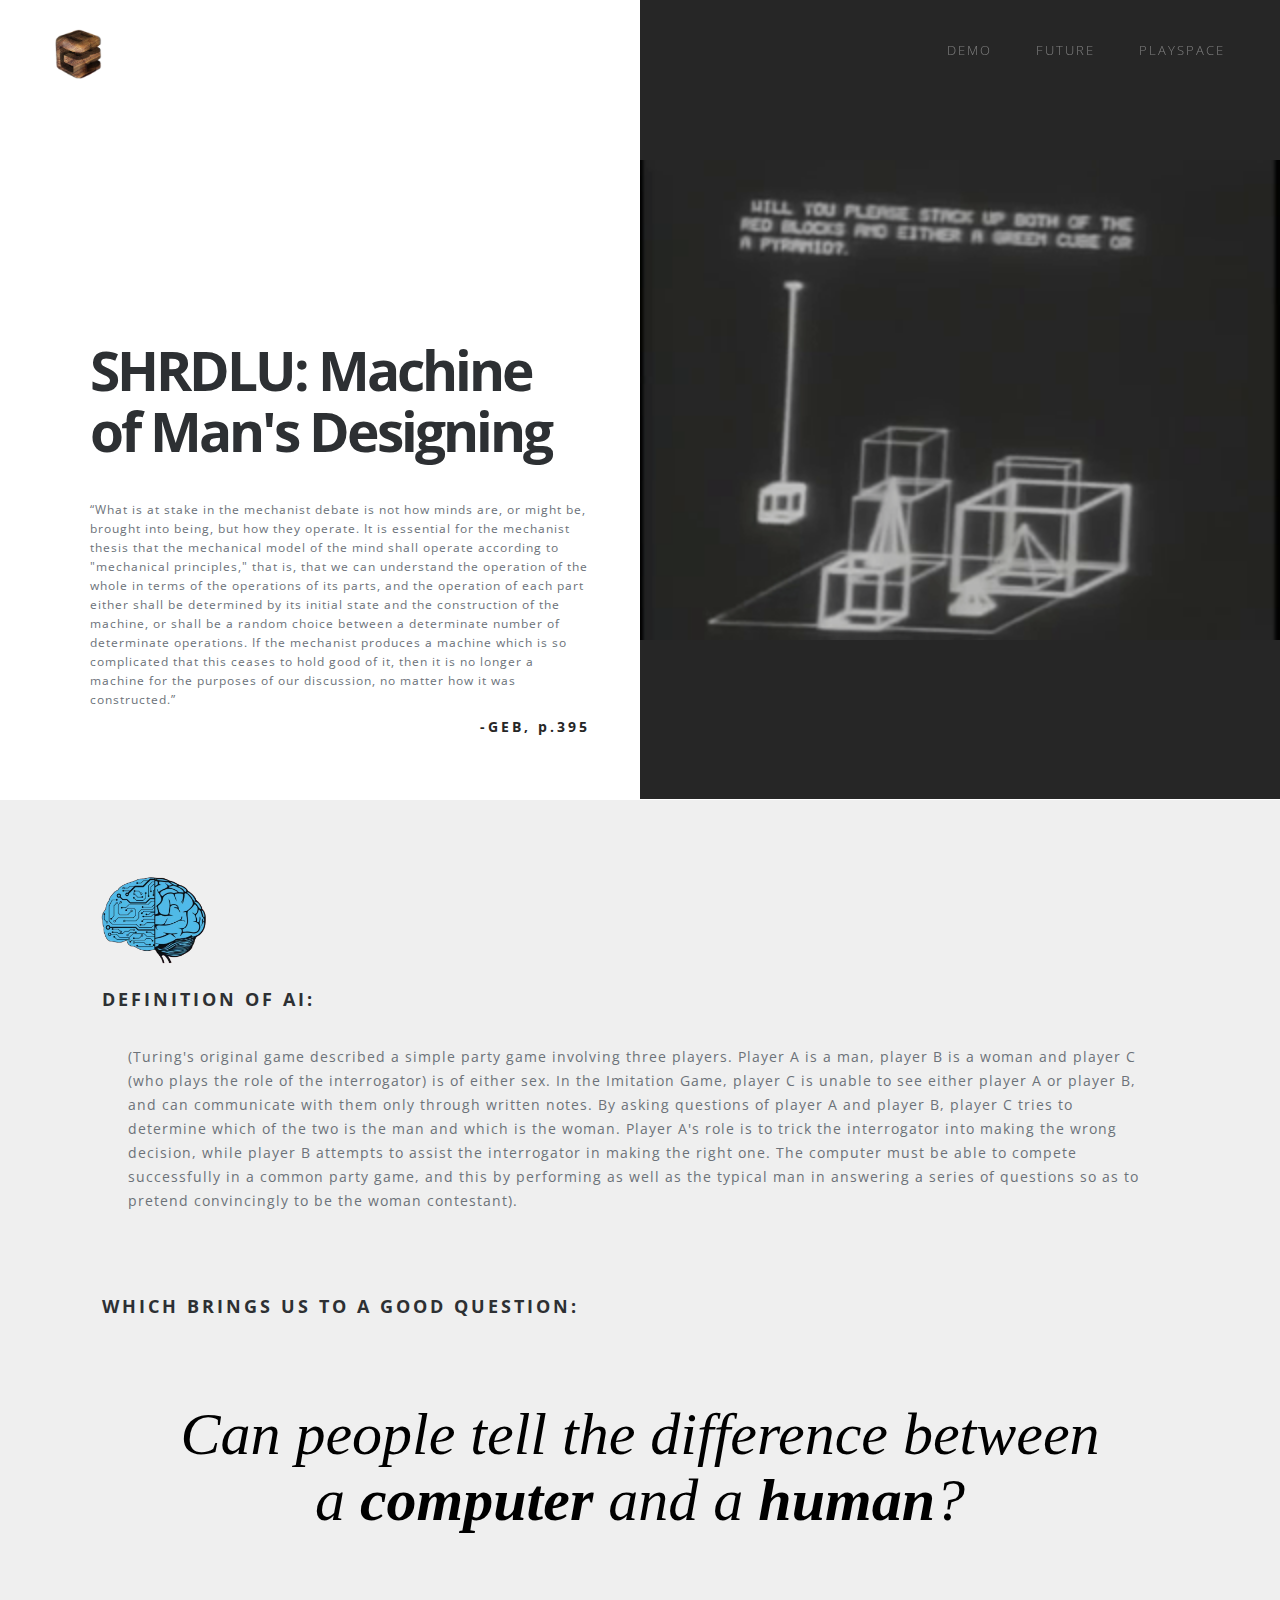
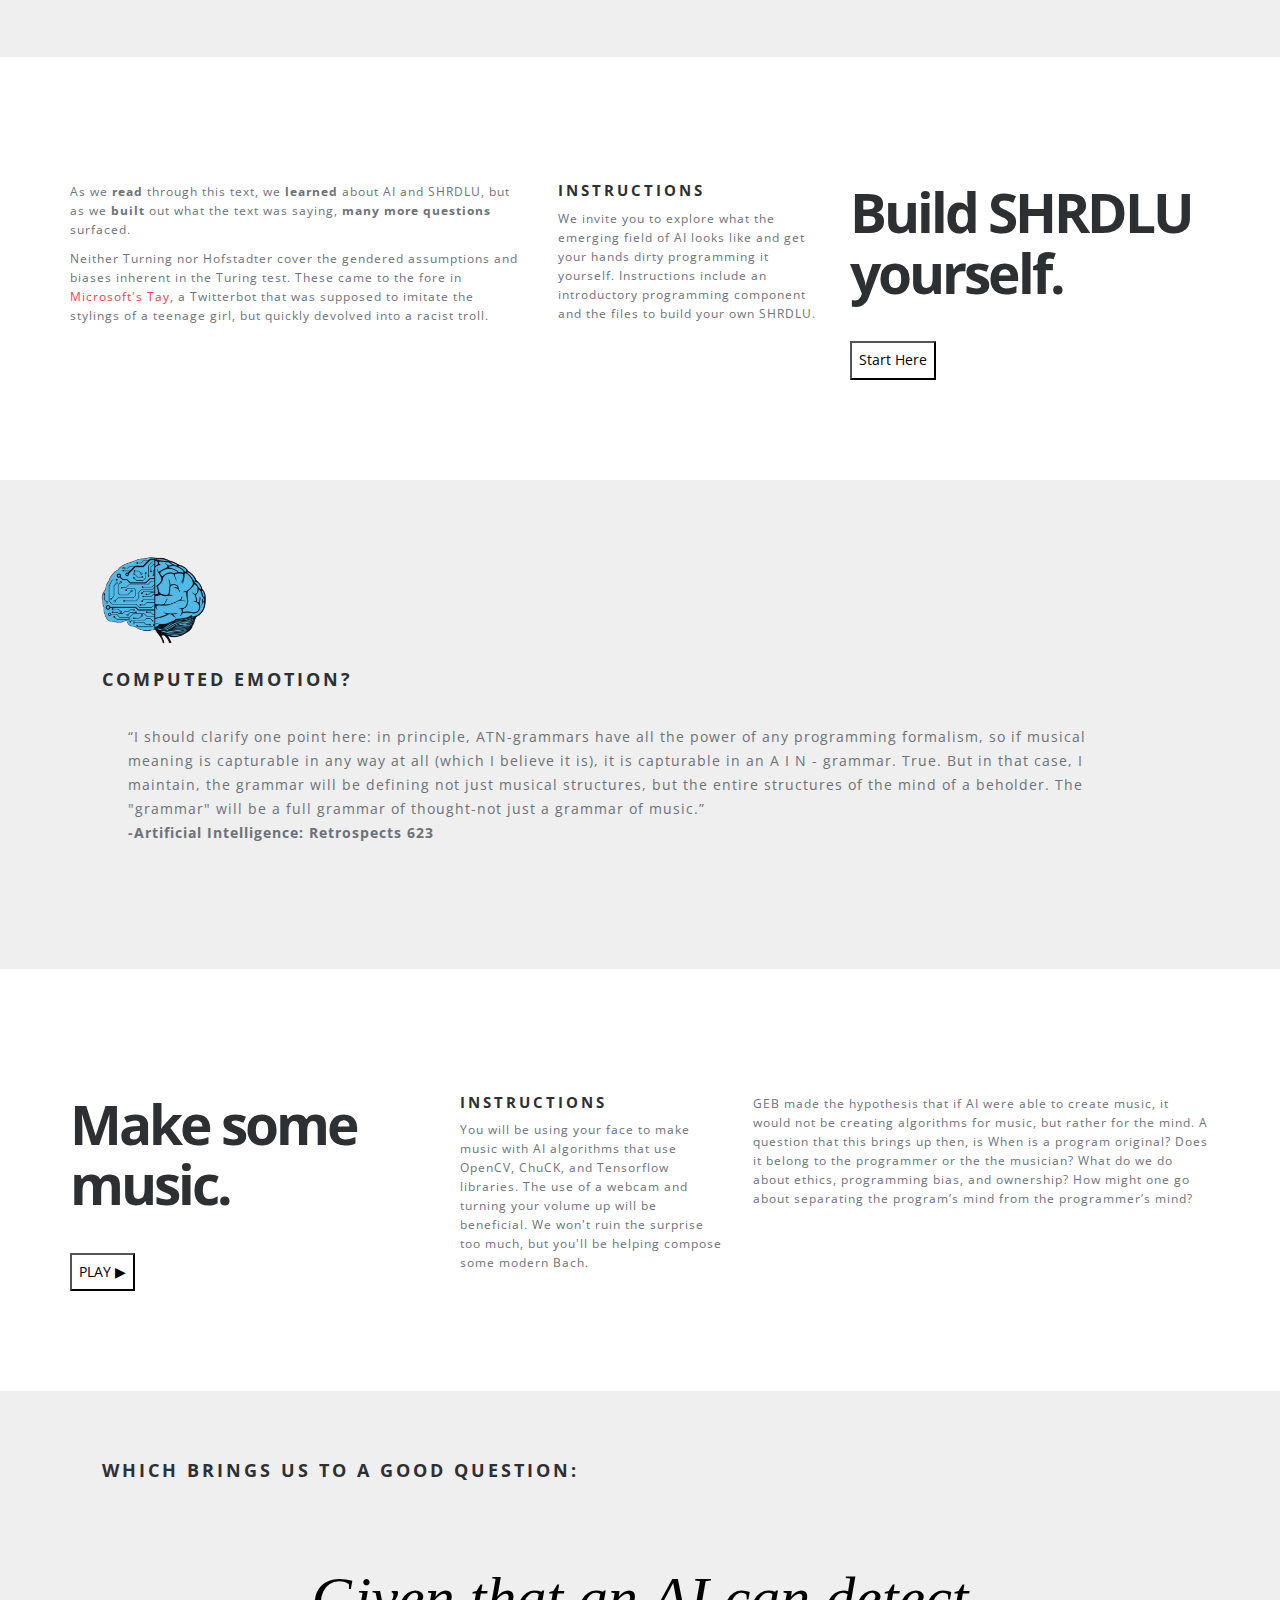
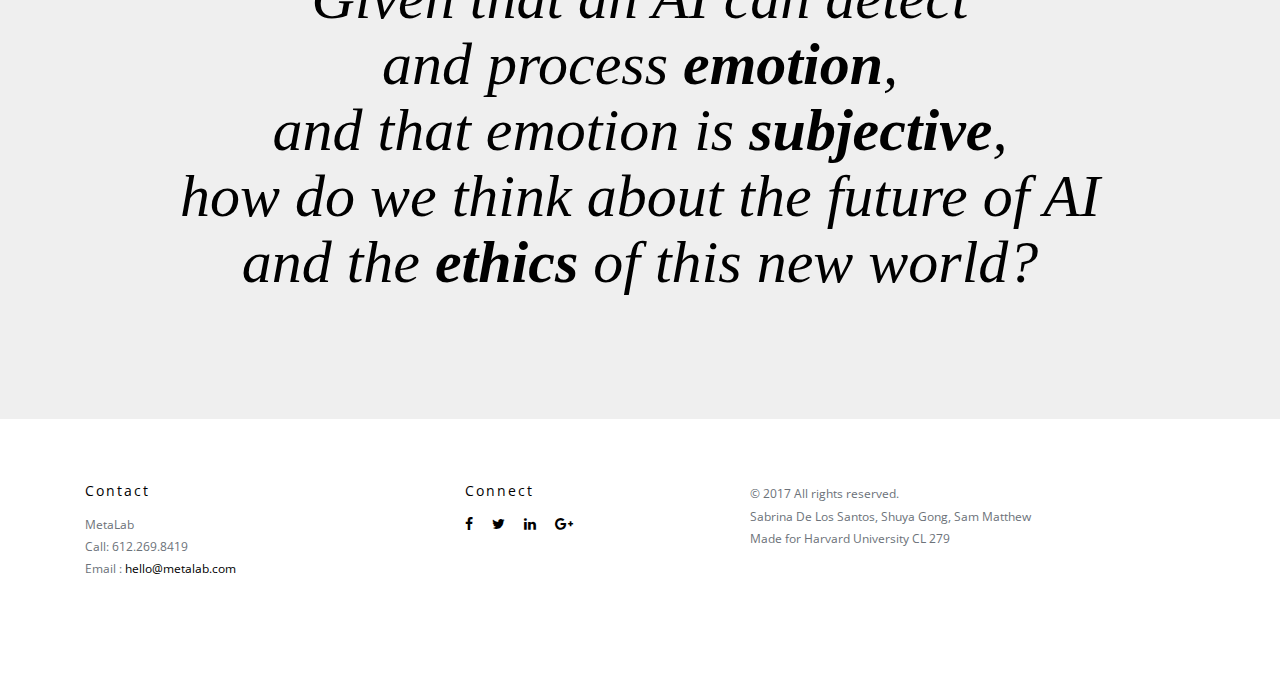
<file: shrdlu.html>
<!doctype html>
<!--[if lt IE 7]>      <html class="no-js lt-ie9 lt-ie8 lt-ie7" lang=""> <![endif]-->
<!--[if IE 7]>         <html class="no-js lt-ie9 lt-ie8" lang=""> <![endif]-->
<!--[if IE 8]>         <html class="no-js lt-ie9" lang=""> <![endif]-->
<!--[if gt IE 8]><!-->
<html class="no-js" lang="">
<!--<![endif]-->
<head>
<meta charset="utf-8">
<meta name="description" content="">
<meta name="viewport" content="width=device-width, initial-scale=1">
<title>Godel, Escher, Bach</title>
<link rel="stylesheet" href="css/bootstrap.min.css">
<link rel="stylesheet" href="css/jquery.fancybox.css">
<link rel="stylesheet" href="css/main.css">
<link rel="stylesheet" href="css/responsive.css">
<link rel="stylesheet" href="css/animate.min.css">
<link rel="stylesheet" href="https://maxcdn.bootstrapcdn.com/font-awesome/4.4.0/css/font-awesome.min.css">
<link href="https://fonts.googleapis.com/css?family=Open+Sans:300,400,400i,700" rel="stylesheet">

<link rel="apple-touch-icon" sizes="57x57" href="images/fav/apple-icon-57x57.png">
<link rel="apple-touch-icon" sizes="60x60" href="images/fav/apple-icon-60x60.png">
<link rel="apple-touch-icon" sizes="72x72" href="images/fav/apple-icon-72x72.png">
<link rel="apple-touch-icon" sizes="76x76" href="images/fav/apple-icon-76x76.png">
<link rel="apple-touch-icon" sizes="114x114" href="images/fav/apple-icon-114x114.png">
<link rel="apple-touch-icon" sizes="120x120" href="images/fav/apple-icon-120x120.png">
<link rel="apple-touch-icon" sizes="144x144" href="images/fav/apple-icon-144x144.png">
<link rel="apple-touch-icon" sizes="152x152" href="images/fav/apple-icon-152x152.png">
<link rel="apple-touch-icon" sizes="180x180" href="images/fav/apple-icon-180x180.png">
<link rel="icon" type="image/png" sizes="192x192"  href="images/fav/android-icon-192x192.png">
<link rel="icon" type="image/png" sizes="32x32" href="images/fav/favicon-32x32.png">
<link rel="icon" type="image/png" sizes="96x96" href="images/fav/favicon-96x96.png">
<link rel="icon" type="image/png" sizes="16x16" href="images/fav/favicon-16x16.png">
<link rel="manifest" href="images/fav/manifest.json">
<meta name="msapplication-TileColor" content="#ffffff">
<meta name="msapplication-TileImage" content="images/fav/ms-icon-144x144.png">
<meta name="theme-color" content="#ffffff">
</head>

<body>
<!-- Header Section -->
<section class="banner" role="banner"> 
  <!-- Navigation Section -->
  <header id="header">
    <div class="header-content clearfix"> <a class="logo" href="index.html"><img src="images/favicon.png" alt="GEB Logo" style="max-height: 50px; margin-top: -15px;"></a>
      <nav class="navigation" role="navigation">
        <ul class="primary-nav">
          <li><a href="shrdlu.html">DEMO</a></li>
          <li><a href="future.html">FUTURE</a></li>         
          <li><a href="play.html">PLAYSPACE</a></li>
        </ul>
      </nav>
      <a href="#" class="nav-toggle">Menu<span></span></a> </div>
  </header>
  <!-- Navigation Section --> 
  <!-- Banner Section -->
   
    <div class="container-fluid">
    <div class="row no-gutter">
    <div class="col-md-6 col-sm-12 pale">
    <div class="intro-shrdlu">
       <h1>SHRDLU: Machine of Man's Designing</h1>
       <p> <br></p>
       <p>“What is at stake in the mechanist debate is not how minds are, or might be, brought into being, but how they operate. It is essential for the mechanist thesis that the mechanical model of the mind shall operate according to "mechanical principles," that is, that we can understand the operation of the whole in terms of the operations of its parts, and the operation of each part either shall be determined by its initial state and the construction of the machine, or shall be a random choice between a determinate number of determinate operations. If the mechanist produces a machine which is so complicated that this ceases to hold good of it, then it is no longer a  machine for the purposes of our discussion, no matter how it was constructed.”</p>
       <h4>-GEB, p.395</h4>
    </div>
    </div>
    
 <div class="col-md-6 col-sm-12">
       <div class="limit dark">
         <img src="images/shrdlu.gif" alt="shrdlu gif">
       </div>
     </div>
  </div>
  </div>
  
  <div class="container-fluid map">
    <div class="row no-gutter">
      <div class="col-md-12 col-sm-12 map-content">
        <h2> </h2>
        <img src="images/brain.png" alt="human brain computer" style="max-height: 100px; width: auto;">
        <h2>DEFINITION OF AI:</h2>
        <p>(Turing's original game described a simple party game involving three players. Player A is a man, player B is a woman and player C (who plays the role of the interrogator) is of either sex. In the Imitation Game, player C is unable to see either player A or player B, and can communicate with them only through written notes. By asking questions of player A and player B, player C tries to determine which of the two is the man and which is the woman. Player A's role is to trick the interrogator into making the wrong decision, while player B attempts to assist the interrogator in making the right one. The computer must be able to compete successfully in a common party game, and this by performing as well as the typical man in answering a series of questions so as to pretend convincingly to be the woman contestant). </p>
        <h2>WHICH BRINGS US TO A GOOD QUESTION:</h2>
        <h1>Can people tell the difference between <br>a <b>computer</b> and a <b>human</b>?</h1>
      </div>
    </div>
  </div>

  <!-- Banner Section --> 
</section>
<!-- Header Section --> 
<!-- Intro Section -->
<section id="introduction" class="section introduction">
  <div class="container">
    <div class="row">
      <div class="col-md-5 col-sm-6">
        <div class="intro-content">
          <p>As we <b>read</b> through this text, we <b>learned</b> about AI and SHRDLU, but as we <b>built</b> out what the text was saying, <b>many more questions</b> surfaced.</p>
          <p>Neither Turning nor Hofstadter cover the gendered assumptions and biases inherent in the Turing test. These came to the fore in <a href="https://en.wikipedia.org/wiki/Tay_(bot)">Microsoft's Tay</a>, a Twitterbot that was supposed to imitate the stylings of a teenage girl, but quickly devolved into a racist troll. </p>
        </div>
      </div>
      <div class="col-md-3 col-sm-6">
        <div class="intro-content">
          <h4>Instructions</h4>
         <p>We invite you to explore what the emerging field of AI looks like and get your hands dirty programming it yourself. Instructions include an introductory programming component and the files to build your own SHRDLU.</p>
        </div>
      </div>
       <div class="col-md-4 col-sm-6">
        <div class="intro-content">
          <h1>Build SHRDLU yourself.</h1>
          <h1> </h1>
          <a href="play.html"><button>Start Here</button></a>
        </div>
      </div>
    </div>
  </div>
</section>
<!-- Intro Section --> 

 <div class="container-fluid map">
    <div class="row no-gutter">
      <div class="col-md-12 col-sm-12 map-content">
        <h2> </h2>
        <img src="images/brain.png" alt="human brain computer" style="max-height: 100px; width: auto;">
        <h2>COMPUTED EMOTION?</h2>
        <p>“I should clarify one point here: in principle, ATN-grammars have all the power of any programming formalism, so if musical meaning is capturable in any way at all (which I believe it is), it is capturable in an A I N - grammar. True. But in that case, I maintain, the grammar will be defining not just musical structures, but the entire structures of the mind of a beholder. The "grammar" will be a full grammar of thought-not just a grammar of music.” <br><b>-Artificial Intelligence: Retrospects 623</b></p>
      </div>
    </div>
  </div>

<section id="introduction" class="section introduction">
  <div class="container">
    <div class="row">
      <div class="col-md-4 col-sm-6">
        <div class="intro-content">
          <h1>Make some music.</h1>
          <h1> </h1>
          <a href="clm/examples/music.html"><button>PLAY &#x25B6;</button></a>
        </div>
      </div>
      <div class="col-md-3 col-sm-6">
        <div class="intro-content">
          <h4>INSTRUCTIONS</h4>
          <p>You will be using your face to make music with AI algorithms that use OpenCV, ChuCK, and Tensorflow libraries. The use of a webcam and turning your volume up will be beneficial. We won't ruin the surprise too much, but you'll be helping compose some modern Bach.</p>
        </div>
      </div>
       <div class="col-md-5 col-sm-6">
        <div class="intro-content">
          <p>GEB made the hypothesis that if AI were able to create music, it would not be creating algorithms for music, but rather for the mind. A question that this brings up then, is When is a program original? Does it belong to the programmer or the the musician? What do we do about ethics, programming bias, and ownership? How might one go about separating the program’s mind from the programmer’s mind?</p>
        </div>
      </div>
    </div>
  </div>
</section>

<div class="container-fluid map">
    <div class="row no-gutter">
      <div class="col-md-12 col-sm-12 map-content">
        <h2> </h2>
        <h2>WHICH BRINGS US TO A GOOD QUESTION:</h2>
        <h1>Given that an AI can detect<br> and process <b>emotion</b>, <br>and that emotion is <b>subjective</b>, <br>how do we think about the future of AI <br>and the <b>ethics</b> of this new world?</h1>
      </div>
    </div>
  </div>
<!--
<section id="map" class="map section no-padding">
  <div class="container-fluid">
    <div class="row no-gutter">
     <div class="col-md-4 col-sm-12">
        <div class="map-content">
          <h4>How this works</h4>
          <p>Hover over the image to learn more about what interests you, click on it to start a module. Lorem ipsum dolor sit amet, consectetur adipisicing elit, sed do eiusmod tempor incididunt ut labore et dolore magna aliqua. Ut enim ad minim veniam,
	      quis nostrud exercitation ullamco laboris nisi ut aliquip ex ea commodo consequat.</p>
          <br>
	          <h3>Table of Contents</h3>
	           <p>Click on the chapter titles to learn more and start a module.</p>
	          <h3> </h3>
	        <div class="row">
	        	<div class="col-md-12 col-sm-6">
	          <ul>
	           	<li><h4>PART 1: GEB</h4></li>
	           	<div data-toggle="collapse" data-target="#ch0">
	            <li> <b> Introduction:</b> A Musico-Logical Offering</li>
	             <div id="ch0" class="collapse">
	             	<i>Dialogue: The Tortoise and the Hare</i><br>
				    Lorem ipsum dolor sit amet, consectetur adipisicing elit,
				    sed do eiusmod tempor incididunt ut labore et dolore magna aliqua. Ut enim ad minim veniam,
				    quis nostrud exercitation ullamco laboris nisi ut aliquip ex ea commodo consequat.
				  </div>
				 </div>

				<div data-toggle="collapse" data-target="#ch1">
	            <li> <b> Chapter I:</b> The MU-puzzle</li>
	            <div id="ch1" class="collapse">
	             	<i>Dialogue: The Tortoise and the Hare</i><br>
				    Lorem ipsum dolor sit amet, consectetur adipisicing elit,
				    sed do eiusmod tempor incididunt ut labore et dolore magna aliqua. Ut enim ad minim veniam,
				    quis nostrud exercitation ullamco laboris nisi ut aliquip ex ea commodo consequat.
				  </div>
				 </div>

	            <div data-toggle="collapse" data-target="#ch2">
	            <li> <b> Chapter II:</b> Meaning and Form in Mathematics</li>
	            <div id="ch2" class="collapse">
	             	<i>Dialogue: The Tortoise and the Hare</i><br>
				    Lorem ipsum dolor sit amet, consectetur adipisicing elit,
				    sed do eiusmod tempor incididunt ut labore et dolore magna aliqua. Ut enim ad minim veniam,
				    quis nostrud exercitation ullamco laboris nisi ut aliquip ex ea commodo consequat.
				  </div>
				 </div>

	            <div data-toggle="collapse" data-target="#ch3">
	            <li> <b> Chapter III:</b> Figure and Ground</li>
	            <div id="ch3" class="collapse">
	             	<i>Dialogue: The Tortoise and the Hare</i><br>
				    Lorem ipsum dolor sit amet, consectetur adipisicing elit,
				    sed do eiusmod tempor incididunt ut labore et dolore magna aliqua. Ut enim ad minim veniam,
				    quis nostrud exercitation ullamco laboris nisi ut aliquip ex ea commodo consequat.
				  </div>
				 </div>

	            <div data-toggle="collapse" data-target="#ch4">
	            <li> <b> Chapter IV:</b> Consistency, Completeness, and Geometry</li>
	            <div id="ch4" class="collapse">
	             	<i>Dialogue: The Tortoise and the Hare</i><br>
				    Lorem ipsum dolor sit amet, consectetur adipisicing elit,
				    sed do eiusmod tempor incididunt ut labore et dolore magna aliqua. Ut enim ad minim veniam,
				    quis nostrud exercitation ullamco laboris nisi ut aliquip ex ea commodo consequat.
				  </div>
				 </div>

	            </ul>
	            </div>
	            <div class="col-md-12 col-sm-6">
	            <ul>
	            <li><h4>PART 2: EGB</h4></li>
	            <li> <b> Introduction:</b> A Musico-Logical Offering</li>
	            <li> <b> Chapter I:</b> The MU-puzzle</li>
	            <li> <b> Chapter II:</b> Meaning and Form in Mathematics</li>
	            <li> <b> Chapter III:</b> Figure and Ground</li>
	            <li> <b> Chapter IV:</b> Consistency, Completeness, and Geometry</li>
	          </ul>
	          </div>
	        </div>
        </div>
      </div>
      <div class="col-md-8 col-sm-12">
	     <div class="limit">
	     	<ul id="mindmap">
				<li><a class="shrdlu" href="#" title="shrdlu"><span><b>SHRDLU</b><br><b>&#9473;</b><br>
					Chapter IX: SHRDLU is an artificial intelligence that lorem ipsum dolor sit amet, consectetur adipisicing elit,
				    sed do eiusmod tempor incididunt ut labore et dolore magna aliqua. Ut enim ad minim veniam,
				    quis nostrud exercitation ullamco laboris nisi ut aliquip ex ea commodo consequat.</span></a></li>

				<li><a class="parrot" href="#" title="Parrot"><span><b>Parrot</b><br><b>&#9473;</b><br>
					With a lifespan of up to 40 years, these bright, colorful birds 
					are wonderful life-long pets. One of only a few birds
					capable of learning to speak, parrots are intelilgent and
					highly social animals.</span></a></li>
					
				<li><a class="snail" href="#" title="Snail"><span><b>Snail</b><br><b>&#9473;</b><br>
					Snails are a wonderful addition to any aquarium-- just make
					sure that its tank-mates aren't going to eat it! Snails say
					"Meow."</span></a></li>
					
				<li><a class="dog" href="#" title="Dog"><span><b>Dog</b><br><b>&#9473;</b><br>
					Man's best friend, a protector and commrade of humans for
					centuries, dogs are faithful, loyal and loving companions.
					</span></a></li>
					
				<li><a class="cat" href="#" title="Cat"><span><b>Cat</b><br><b>&#9473;</b><br>
					Another popular pet, these felines were once viewd as a
					sacred creature amont the ancient Egyptians. Independant,
					sociable, and with a rumbling purr, cats make wonderful
					pets.</span></a></li>
			</ul>
	     	<img src="images/semantic-network.jpg" alt="godel escher bach mindmap">
	     </div>
     </div>
    </div>
   </div>
 </section>

<!-- work section 
<section id="works" class="works section no-padding">
  <div class="container-fluid">
    <div class="row no-gutter">
      <div class="col-lg-2 col-md-4 col-sm-4 work"> <a href="images/work-1.jpg" class="work-box"> <img src="images/work-1.jpg" alt=""></a></div>

      <div class="col-lg-2 col-md-4 col-sm-4 work"> <a href="images/work-2.jpg" class="work-box"> <img src="images/work-2.jpg" alt=""></a></div>

      <div class="col-lg-2 col-md-4 col-sm-4 work"> <a href="images/work-3.jpg" class="work-box"> <img src="images/work-3.jpg" alt=""></a></div>

      <div class="col-lg-2 col-md-4 col-sm-4 work"> <a href="images/work-4.jpg" class="work-box"> <img src="images/work-4.jpg" alt=""></a></div>

      <div class="col-lg-2 col-md-4 col-sm-4 work"> <a href="images/work-5.jpg" class="work-box"> <img src="images/work-5.jpg" alt=""></a></div>

      <div class="col-lg-2 col-md-4 col-sm-4 work"> <a href="images/work-6.jpg" class="work-box"> <img src="images/work-6.jpg" alt=""></a></div>

      <div class="col-lg-2 col-md-4 col-sm-4 work"> <a href="images/work-7.jpg" class="work-box"> <img src="images/work-7.jpg" alt=""></a></div>

      <div class="col-lg-2 col-md-4 col-sm-4 work"> <a href="images/work-8.jpg" class="work-box"> <img src="images/work-8.jpg" alt=""></a></div>

      <div class="col-lg-2 col-md-4 col-sm-4 work"> <a href="images/work-9.jpg" class="work-box"> <img src="images/work-9.jpg" alt=""></a></div>

      <div class="col-lg-2 col-md-4 col-sm-4 work"> <a href="images/work-10.jpg" class="work-box"> <img src="images/work-10.jpg" alt=""></a></div>

      <div class="col-lg-2 col-md-4 col-sm-4 work"> <a href="images/work-11.jpg" class="work-box"> <img src="images/work-11.jpg" alt=""></a></div>

      <div class="col-lg-2 col-md-4 col-sm-4 work"> <a href="images/work-12.jpg" class="work-box"> <img src="images/work-12.jpg" alt=""></a></div>
    </div>
  </div>
</section>
<!-- work section -->


<!-- footer section -->
<footer id="contact" class="footer">
  <div class="container">
    <div class="col-md-4">
      <h4>Contact</h4>
      <p> MetaLab<br>
        Call: 612.269.8419 <br>
        Email : <a href="mailto:hello@floix.com"> hello@metalab.com </a></p>
    </div>
    <div class="col-md-3">
      <h4>Connect</h4>
      <ul class="footer-share">
        <li><a href="#"><i class="fa fa-facebook"></i></a></li>
        <li><a href="#"><i class="fa fa-twitter"></i></a></li>
        <li><a href="#"><i class="fa fa-linkedin"></i></a></li>
        <li><a href="#"><i class="fa fa-google-plus"></i></a></li>
      </ul>
    </div>
    <div class="col-md-5">
      <p>© 2017 All rights reserved.<br>
      Sabrina De Los Santos, Shuya Gong, Sam Matthew<br>
      Made for Harvard University CL 279
    </div>
  </div>
</footer>
<!-- footer section --> 

<!-- JS FILES --> 
<script src="https://ajax.googleapis.com/ajax/libs/jquery/1.11.3/jquery.min.js"></script> 
<script src="js/bootstrap.min.js"></script> 
<script src="js/jquery.fancybox.pack.js"></script> 
<script src="js/retina.min.js"></script> 
<script src="js/modernizr.js"></script> 
<script src="js/main.js"></script>
</body>
</html>


<!--<i class="fa fa-heart pulse"></i>-->
</file>
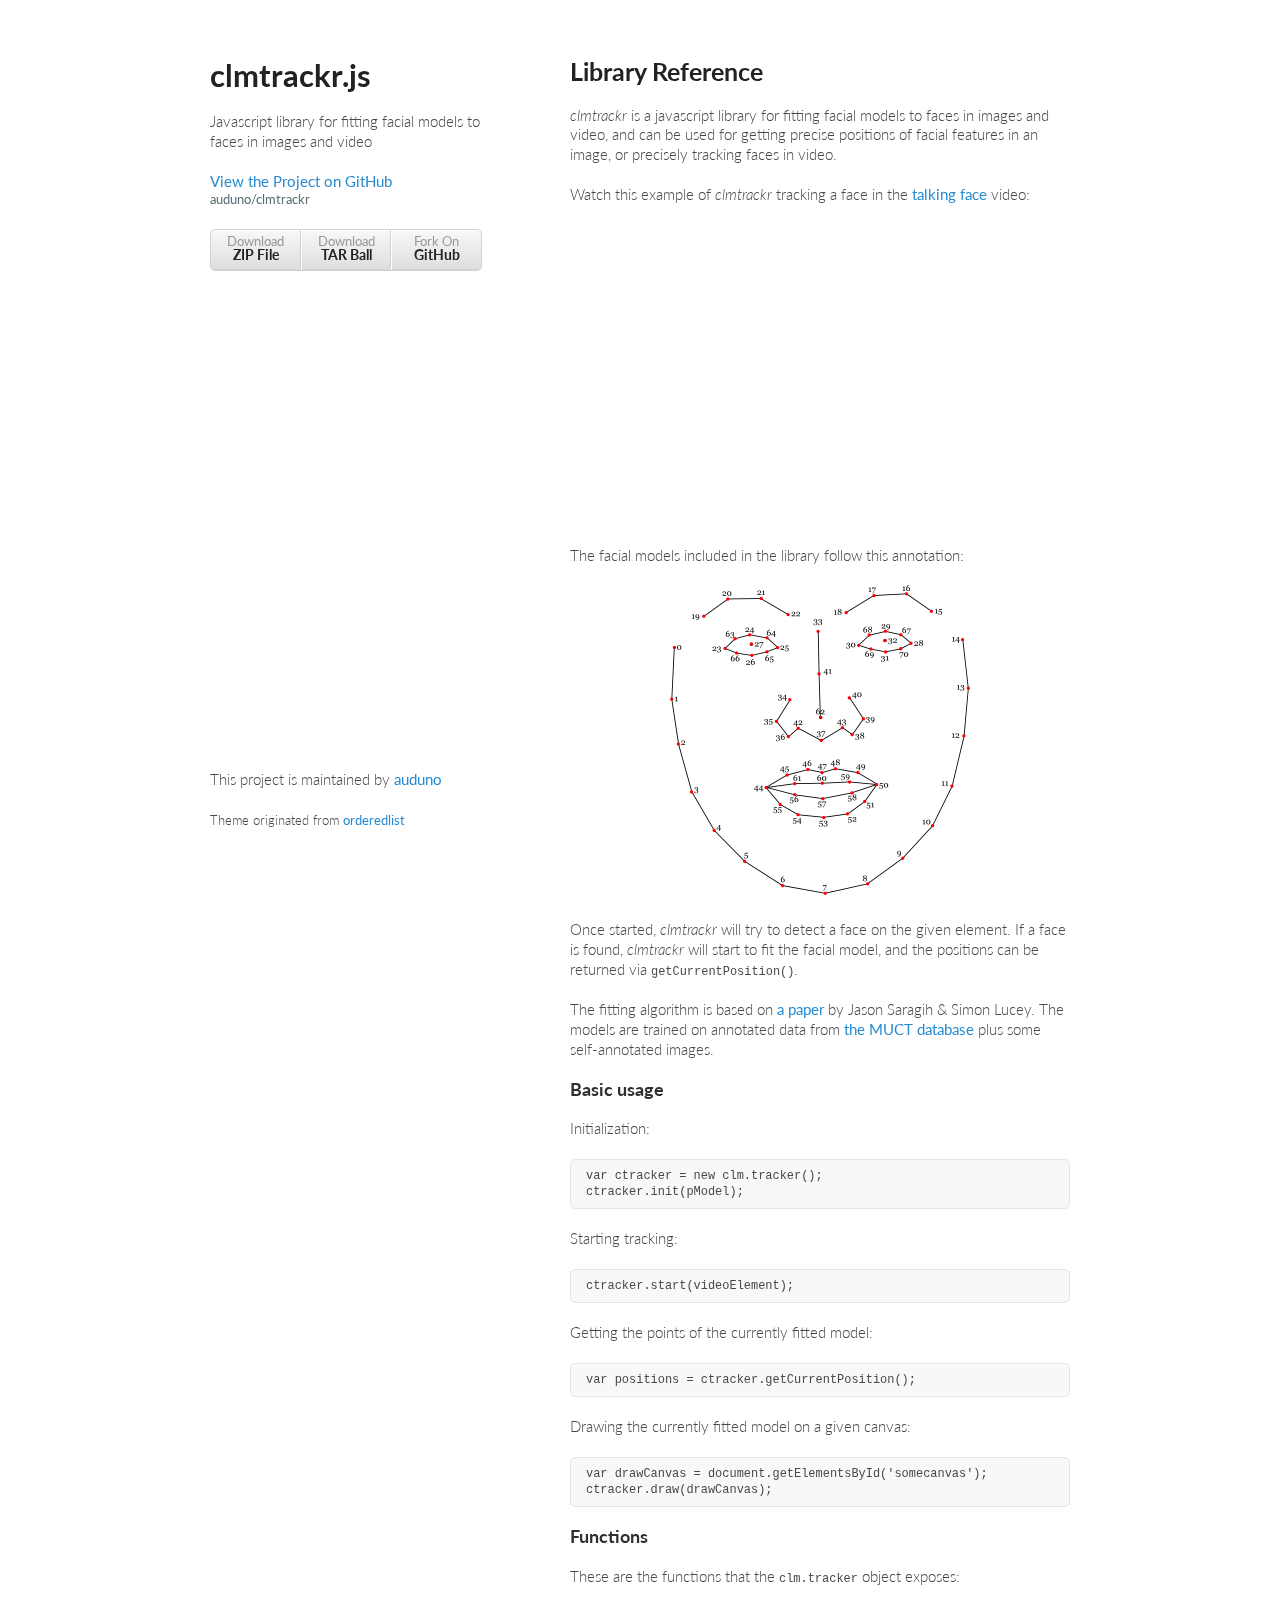
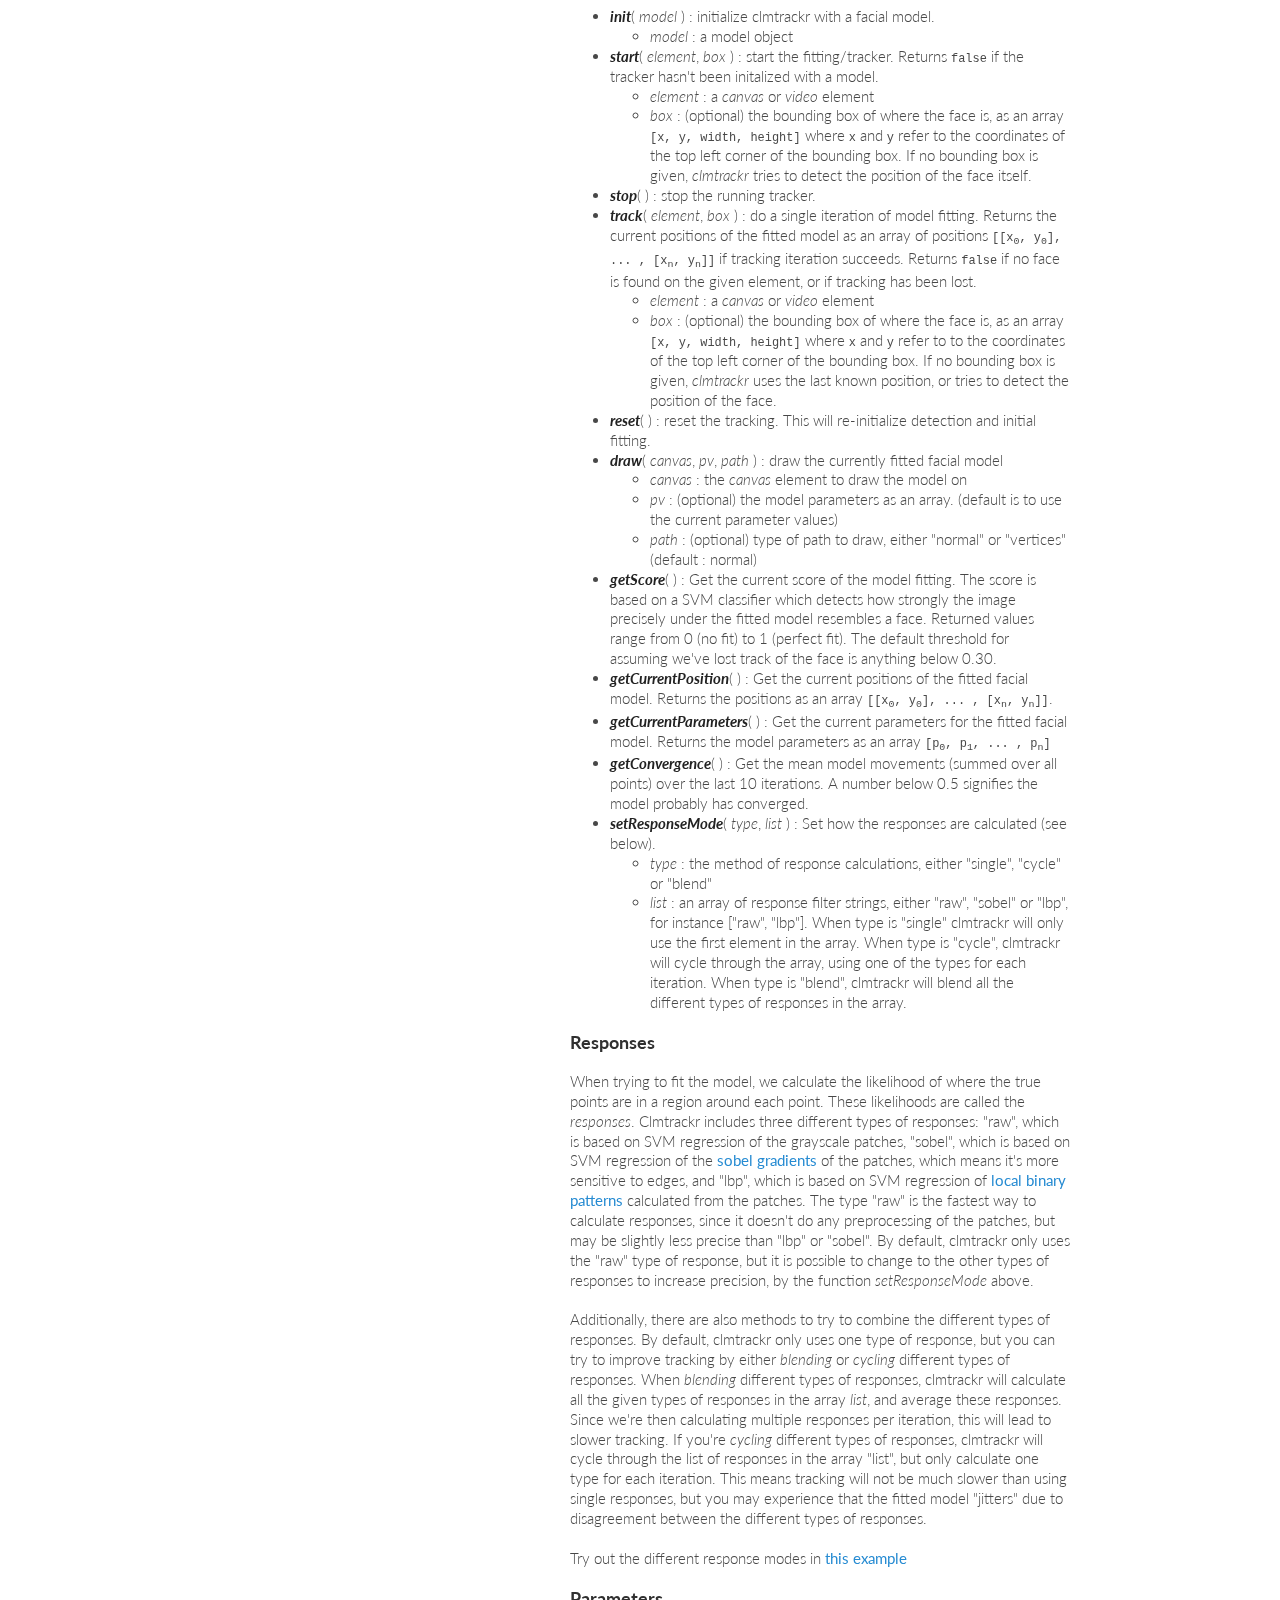
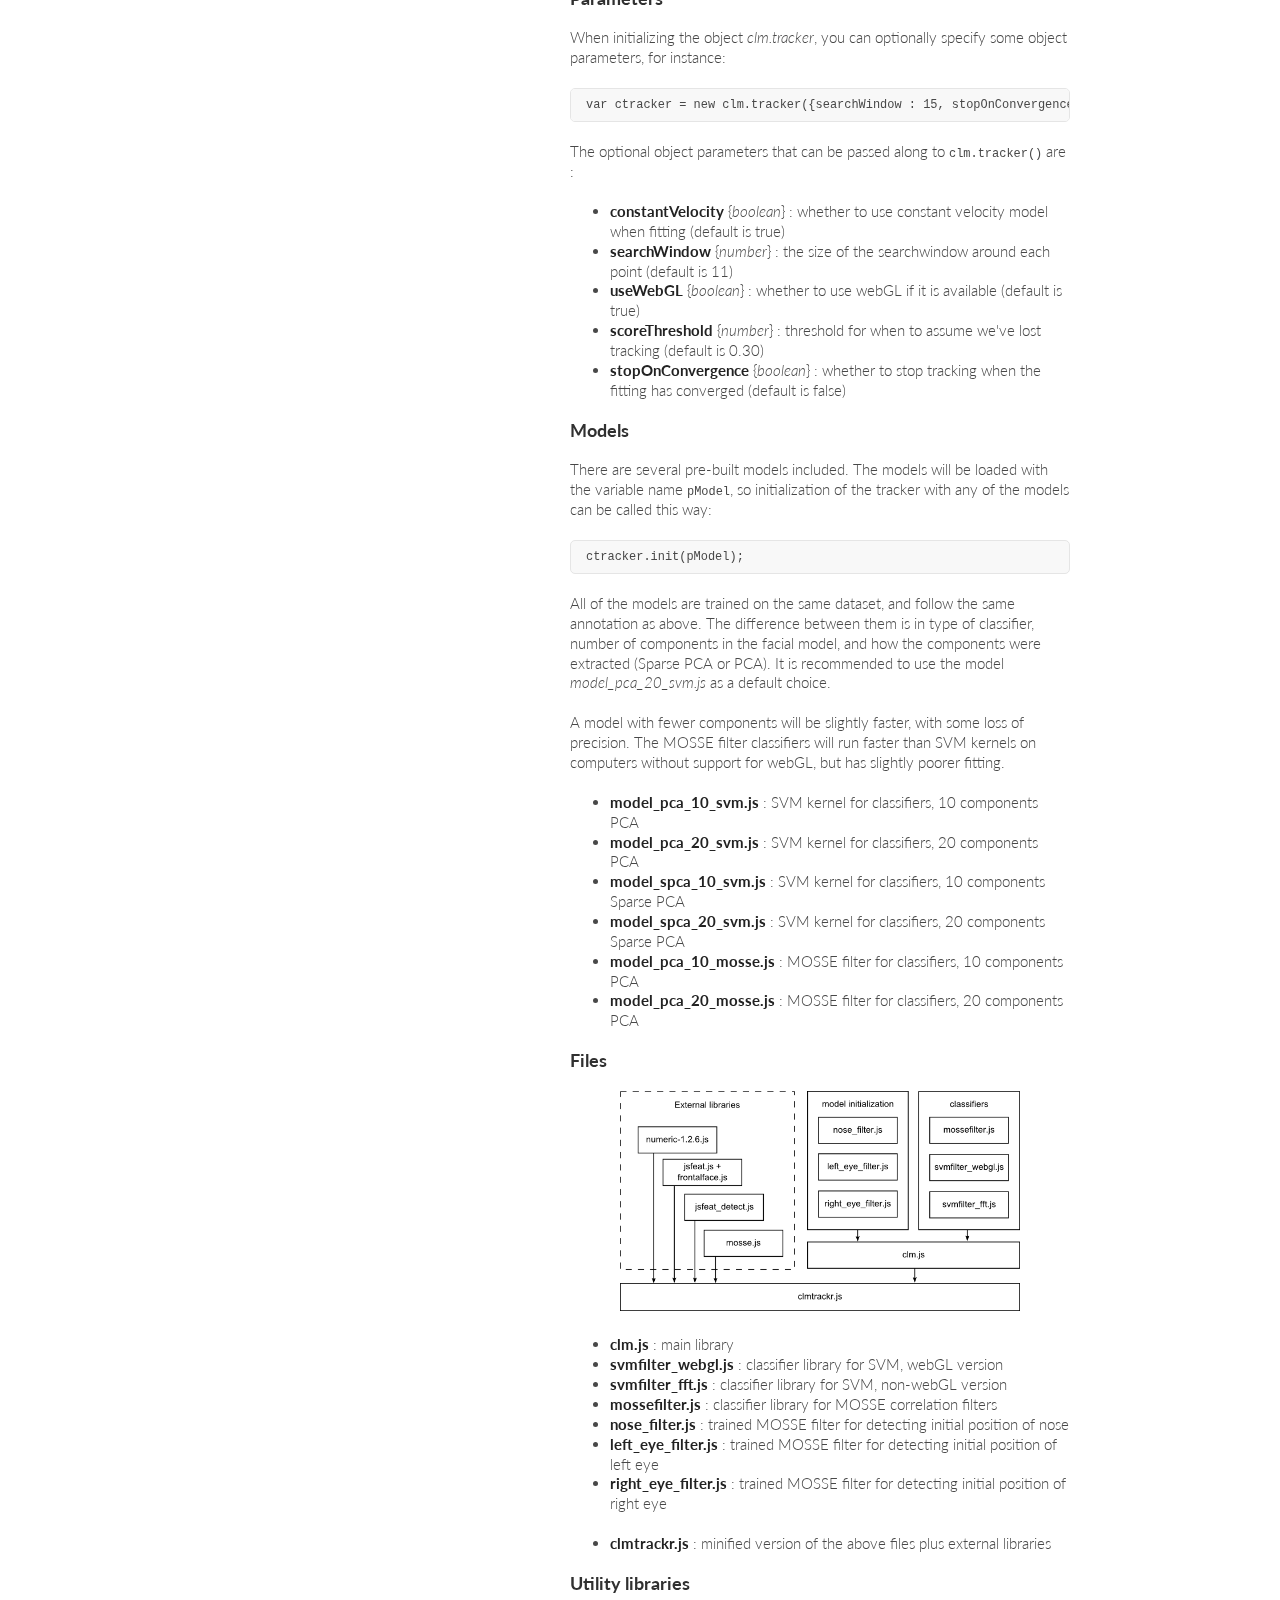
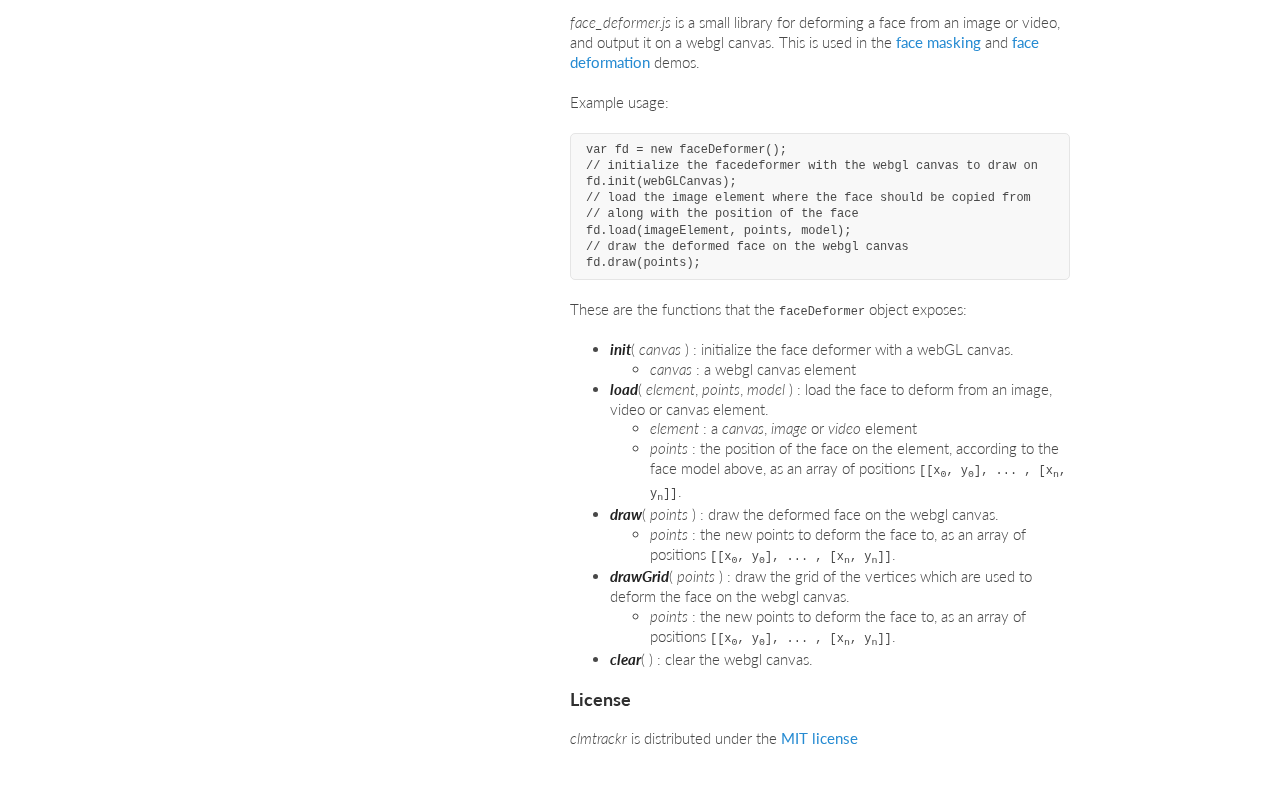
<file: clm/docs/reference.html>
<!doctype html>
<html>
<head>
  <meta charset="utf-8">
  <title>Reference</title>
  <link rel="stylesheet" href="./styles/styles.css">
  <link rel="stylesheet" href="./styles/coderay.css">
  <script src="./javascripts/scale.fix.js"></script>
  <script src="https://ajax.googleapis.com/ajax/libs/jquery/1.7.2/jquery.min.js"></script>
  <script src="./javascripts/slimbox2.js"></script>
  <link rel="stylesheet" href="./styles/slimbox2.css" type="text/css" media="screen" />
  <meta name="viewport" content="width=device-width, initial-scale=1, user-scalable=no">
  <meta http-equiv="X-UA-Compatible" content="chrome=1">
  <!--[if lt IE 9]>
  <script src="//html5shiv.googlecode.com/svn/trunk/html5.js"></script>
  <![endif]-->
</head>
<body>
  <div class="wrapper">
  <header>
  <h1>
  <a href="http://github.com/auduno/clmtrackr/">clmtrackr.js</a></h1>
  <p>Javascript library for fitting facial models to faces in images and video</p>
  <p class="view">
  <a href="https://github.com/auduno/clmtrackr">View the Project on GitHub <small>auduno/clmtrackr</small></a></p>
  <ul>
  <li><a href="https://github.com/auduno/clmtrackr/zipball/dev">Download <strong>ZIP File</strong></a></li>
  <li><a href="https://github.com/auduno/clmtrackr/tarball/dev">Download <strong>TAR Ball</strong></a></li>
  <li><a href="https://github.com/auduno/clmtrackr">Fork On <strong>GitHub</strong></a></li>
  </ul>
  </header>
  <section>
  <h1>Library Reference</h1>

  <p><em>clmtrackr</em> is a javascript library for fitting facial models to faces in images and video, and can be used for getting precise positions of facial features in an image, or precisely tracking faces in video. </p>

  <p>Watch this example of <em>clmtrackr</em> tracking a face in the <a href="www-prima.inrialpes.fr/FGnet/data/01-TalkingFace/talking_face.html">talking face</a> video:</p>

  <p style="text-align:center;"><iframe src="http://player.vimeo.com/video/75659453" width="360" height="281" frameborder="0" webkitAllowFullScreen mozallowfullscreen allowFullScreen></iframe></p>

  <p>The facial models included in the library follow this annotation:</p>

  <p style="text-align:center"><a href="./media/facemodel_numbering_new.png" rel="lightbox" title="Facemodel numbering"><img src="./media/facemodel_numbering_new_small.png" width="300px" height="310px"></img></a></p>

  <p>Once started, <em>clmtrackr</em> will try to detect a face on the given element. If a face is found, <em>clmtrackr</em> will start to fit the facial model, and the positions can be returned via <code>getCurrentPosition()</code>.</p>

  <p>The fitting algorithm is based on <a href="http://www.ri.cmu.edu/pub_files/2009/9/CameraReady-6.pdf">a paper</a> by Jason Saragih & Simon Lucey. The models are trained on annotated data from <a href="http://www.milbo.org/muct/">the MUCT database</a> plus some self-annotated images.</p>

  <h2 id="process">Basic usage</h2>

  <p>Initialization:</p>

  <pre><code>var ctracker = new clm.tracker();
ctracker.init(pModel);</code></pre>

  <p>Starting tracking:</p>

  <pre><code>ctracker.start(videoElement);</code></pre>

  <p>Getting the points of the currently fitted model:</p>

  <pre><code>var positions = ctracker.getCurrentPosition();</code></pre>

  <p>Drawing the currently fitted model on a given canvas:</p>

  <pre><code>var drawCanvas = document.getElementsById('somecanvas');
ctracker.draw(drawCanvas);</code></pre>

  <h2 id="events">Functions</h2>

  <p>These are the functions that the <code>clm.tracker</code> object exposes:</p>

  <ul>
    <li><strong><em>init</em></strong>( <em>model</em> ) : initialize clmtrackr with a facial model.</li>
      <ul>
        <li><em>model</em> : a model object</li>
      </ul>
    <li><strong><em>start</em></strong>( <em>element</em>, <em>box</em> ) : start the fitting/tracker. Returns <code>false</code> if the tracker hasn't been initalized with a model.</li>
      <ul>
        <li><em>element</em> : a <em>canvas</em> or <em>video</em> element</li>
        <li><em>box</em> : (optional) the bounding box of where the face is, as an array <code>[x, y, width, height]</code> where <code>x</code> and <code>y</code> refer to the coordinates of the top left corner of the bounding box. If no bounding box is given, <em>clmtrackr</em> tries to detect the position of the face itself.</li>
      </ul>
    <li><strong><em>stop</em></strong>( ) : stop the running tracker.</li>
    <li><strong><em>track</em></strong>( <em>element</em>, <em>box</em> ) : do a single iteration of model fitting. Returns the current positions of the fitted model as an array of positions <code>[[x<sub>0</sub>, y<sub>0</sub>], ... , [x<sub>n</sub>, y<sub>n</sub>]]</code> if tracking iteration succeeds. Returns <code>false</code> if no face is found on the given element, or if tracking has been lost.</li>
      <ul>
        <li><em>element</em> : a <em>canvas</em> or <em>video</em> element</li>
        <li><em>box</em> : (optional) the bounding box of where the face is, as an array <code>[x, y, width, height]</code> where <code>x</code> and <code>y</code> refer to to the coordinates of the top left corner of the bounding box. If no bounding box is given, <em>clmtrackr</em> uses the last known position, or tries to detect the position of the face.</li>
      </ul>
    <li><strong><em>reset</em></strong>( ) : reset the tracking. This will re-initialize detection and initial fitting.</li>
    <li><strong><em>draw</em></strong>( <em>canvas</em>, <em>pv</em>, <em>path</em> ) : draw the currently fitted facial model</li>
      <ul>
        <li><em>canvas</em> : the <em>canvas</em> element to draw the model on</li>
        <li><em>pv</em> : (optional) the model parameters as an array. (default is to use the current parameter values)</li>
        <li><em>path</em> : (optional) type of path to draw, either "normal" or "vertices" (default : normal)</li>
      </ul>
    <li><strong><em>getScore</em></strong>( ) : Get the current score of the model fitting. The score is based on a SVM classifier which detects how strongly the image precisely under the fitted model resembles a face. Returned values range from 0 (no fit) to 1 (perfect fit). The default threshold for assuming we've lost track of the face is anything below 0.30.</li>
    <!--<li><strong><em>calculatePositions</em></strong>( parameters ) : Calculate the model points from the given parameters. Returns the positions as an array <code>[[x<sub>0</sub>, y<sub>0</sub>], ... , [x<sub>n</sub>, y<sub>n</sub>]]</code>.</li>
      <ul>
        <li><em>parameters</em> : The model parameters as an array</li>
      </ul>-->
    <li><strong><em>getCurrentPosition</em></strong>( ) : Get the current positions of the fitted facial model. Returns the positions as an array <code>[[x<sub>0</sub>, y<sub>0</sub>], ... , [x<sub>n</sub>, y<sub>n</sub>]]</code>.</li>
    <li><strong><em>getCurrentParameters</em></strong>( ) : Get the current parameters for the fitted facial model. Returns the model parameters as an array <code>[p<sub>0</sub>, p<sub>1</sub>, ... , p<sub>n</sub>]</code></li>
    <li><strong><em>getConvergence</em></strong>( ) : Get the mean model movements (summed over all points) over the last 10 iterations. A number below 0.5 signifies the model probably has converged.</li>
    <li><strong><em>setResponseMode</em></strong>( <em>type</em>, <em>list</em> ) : Set how the responses are calculated (see below).</li>
      <ul>
        <li><em>type</em> : the method of response calculations, either "single", "cycle" or "blend"</li>
        <li><em>list</em> : an array of response filter strings, either "raw", "sobel" or "lbp", for instance ["raw", "lbp"]. When type is "single" clmtrackr will only use the first element in the array. When type is "cycle", clmtrackr will cycle through the array, using one of the types for each iteration. When type is "blend", clmtrackr will blend all the different types of responses in the array.</li>
      </ul>
  </ul>

  <h2 id="responses">Responses</h2>

  <p>When trying to fit the model, we calculate the likelihood of where the true points are in a region around each point. These likelihoods are called the <em>responses</em>. Clmtrackr includes three different types of responses: "raw", which is based on SVM regression of the grayscale patches, "sobel", which is based on SVM regression of the <a href="http://en.wikipedia.org/wiki/Sobel_operator">sobel gradients</a> of the patches, which means it's more sensitive to edges, and "lbp", which is based on SVM regression of <a href="http://en.wikipedia.org/wiki/Local_binary_patterns">local binary patterns</a> calculated from the patches. The type "raw" is the fastest way to calculate responses, since it doesn't do any preprocessing of the patches, but may be slightly less precise than "lbp" or "sobel". By default, clmtrackr only uses the "raw" type of response, but it is possible to change to the other types of responses to increase precision, by the function <em>setResponseMode</em> above.</p>

  <p>Additionally, there are also methods to try to combine the different types of responses. By default, clmtrackr only uses one type of response, but you can try to improve tracking by either <em>blending</em> or <em>cycling</em> different types of responses. When <em>blending</em> different types of responses, clmtrackr will calculate all the given types of responses in the array <em>list</em>, and average these responses. Since we're then calculating multiple responses per iteration, this will lead to slower tracking. If you're <em>cycling</em> different types of responses, clmtrackr will cycle through the list of responses in the array "list", but only calculate one type for each iteration. This means tracking will not be much slower than using single responses, but you may experience that the fitted model "jitters" due to disagreement between the different types of responses.</p>

  <p>Try out the different response modes in <a href="http://auduno.github.io/clmtrackr/clm_video_responses.html">this example</a></p>

  <h2 id="parameters">Parameters</h2>

  <p>When initializing the object <em>clm.tracker</em>, you can optionally specify some object parameters, for instance:</p>

  <pre><code>var ctracker = new clm.tracker({searchWindow : 15, stopOnConvergence : true});</code></pre>

  <p>The optional object parameters that can be passed along to <code>clm.tracker()</code> are :</p>

  <ul>
  <li><strong>constantVelocity</strong> {<em>boolean</em>} : whether to use constant velocity model when fitting (default is true)</li>
  <li><strong>searchWindow</strong> {<em>number</em>} : the size of the searchwindow around each point (default is 11)</li>
  <li><strong>useWebGL</strong> {<em>boolean</em>} : whether to use webGL if it is available (default is true)</li>
  <li><strong>scoreThreshold</strong> {<em>number</em>} : threshold for when to assume we've lost tracking (default is 0.30)</li>
  <li><strong>stopOnConvergence</strong> {<em>boolean</em>} : whether to stop tracking when the fitting has converged (default is false)</li>
  <!--<li><strong>weightPoints</strong> {<em>array of numbers</em>} : weights for points, for optionally weighting down or up some points in the model</li>
  <li><strong>sharpenResponse</strong> {<em>boolean</em>} : Whether to sharpen response, leading to "harder" fitting (default is false)</li>-->
  </ul>

  <h2>Models</h2>

  <p>There are several pre-built models included. The models will be loaded with the variable name <code>pModel</code>, so initialization of the tracker with any of the models can be called this way:</p>

  <pre><code>ctracker.init(pModel);</code></pre>

  <p>All of the models are trained on the same dataset, and follow the same annotation as above. The difference between them is in type of classifier, number of components in the facial model, and how the components were extracted (Sparse PCA or PCA). It is recommended to use the model <em>model_pca_20_svm.js</em> as a default choice. </p>

  <p>A model with fewer components will be slightly faster, with some loss of precision. The MOSSE filter classifiers will run faster than SVM kernels on computers without support for webGL, but has slightly poorer fitting. </p>

  <ul>
  <li><strong>model_pca_10_svm.js</strong> : SVM kernel for classifiers, 10 components PCA</li>
  <li><strong>model_pca_20_svm.js</strong> : SVM kernel for classifiers, 20 components PCA</li>
  <li><strong>model_spca_10_svm.js</strong> : SVM kernel for classifiers, 10 components Sparse PCA</li>
  <li><strong>model_spca_20_svm.js</strong> : SVM kernel for classifiers, 20 components Sparse PCA</li>
  <li><strong>model_pca_10_mosse.js</strong> : MOSSE filter for classifiers, 10 components PCA</li>
  <li><strong>model_pca_20_mosse.js</strong> : MOSSE filter for classifiers, 20 components PCA</li>
  </ul>

  <h2>Files</h2>

  <p style="text-align:center"><a href="./media/elements2.png" rel="lightbox" title="Elements"><img src="./media/elements2.png" width="400px" height="220px"></img></a></p>

  <ul>
  <li><strong>clm.js</strong> : main library</li>
  <li><strong>svmfilter_webgl.js</strong> : classifier library for SVM, webGL version</li>
  <li><strong>svmfilter_fft.js</strong> : classifier library for SVM, non-webGL version</li>
  <li><strong>mossefilter.js</strong> : classifier library for MOSSE correlation filters</li>
  <li><strong>nose_filter.js</strong> : trained MOSSE filter for detecting initial position of nose</li>
  <li><strong>left_eye_filter.js</strong> : trained MOSSE filter for detecting initial position of left eye</li>
  <li><strong>right_eye_filter.js</strong> : trained MOSSE filter for detecting initial position of right eye</li>
  </ul>

  <ul>
  <li><strong>clmtrackr.js</strong> : minified version of the above files plus external libraries</li>
  </ul>

  <h2>Utility libraries</h2>

  <p><em>face_deformer.js</em> is a small library for deforming a face from an image or video, and output it on a webgl canvas. This is used in the <a href="http://auduno.github.com/clmtrackr/face_mask.html">face masking</a> and <a href="http://auduno.github.com/clmtrackr/face_deformation_video.html">face deformation</a> demos. </p>
  <p>Example usage:</p>

  <pre><code>var fd = new faceDeformer();
// initialize the facedeformer with the webgl canvas to draw on
fd.init(webGLCanvas);
// load the image element where the face should be copied from
// along with the position of the face
fd.load(imageElement, points, model);
// draw the deformed face on the webgl canvas
fd.draw(points);</code></pre>
  
  <p>These are the functions that the <code>faceDeformer</code> object exposes:</p>

  <ul>
    <li><strong><em>init</em></strong>( <em>canvas</em> ) : initialize the face deformer with a webGL canvas.</li>
      <ul>
        <li><em>canvas</em> : a webgl canvas element</li>
      </ul>
    <li><strong><em>load</em></strong>( <em>element</em>, <em>points</em>, <em>model</em> ) : load the face to deform from an image, video or canvas element.</li>
      <ul>
        <li><em>element</em> : a <em>canvas</em>, <em>image</em> or <em>video</em> element</li>
        <li><em>points</em> : the position of the face on the element, according to the face model above, as an array of positions <code>[[x<sub>0</sub>, y<sub>0</sub>], ... , [x<sub>n</sub>, y<sub>n</sub>]]</code>.</li>
      </ul>
    <li><strong><em>draw</em></strong>( <em>points</em> ) : draw the deformed face on the webgl canvas.</li>
      <ul>
        <li><em>points</em> : the new points to deform the face to, as an array of positions <code>[[x<sub>0</sub>, y<sub>0</sub>], ... , [x<sub>n</sub>, y<sub>n</sub>]]</code>.</li>
      </ul>
    <li><strong><em>drawGrid</em></strong>( <em>points</em> ) : draw the grid of the vertices which are used to deform the face on the webgl canvas.</li>
      <ul>
        <li><em>points</em> : the new points to deform the face to, as an array of positions <code>[[x<sub>0</sub>, y<sub>0</sub>], ... , [x<sub>n</sub>, y<sub>n</sub>]]</code>.</li>
      </ul>
    <li><strong><em>clear</em></strong>( ) : clear the webgl canvas.</li>
  </ul>

  <h2>License</h2>

  <p><em>clmtrackr</em> is distributed under the <a href="http://www.opensource.org/licenses/MIT">MIT license</a></p>

  <!--<h3><a href="/">&lsaquo;&nbsp;&nbsp;back&nbsp;</a></h3>-->
  </section>
  <footer>
  <p>This project is maintained by <a href="https://github.com/auduno">auduno</a></p>
  <p><small>Theme originated from <a href="https://github.com/orderedlist">orderedlist</a></small></p>
  </footer>
  </div>
  <!--[if !IE]><script>fixScale(document);</script><!--<![endif]-->
</body>
</html>
</file>
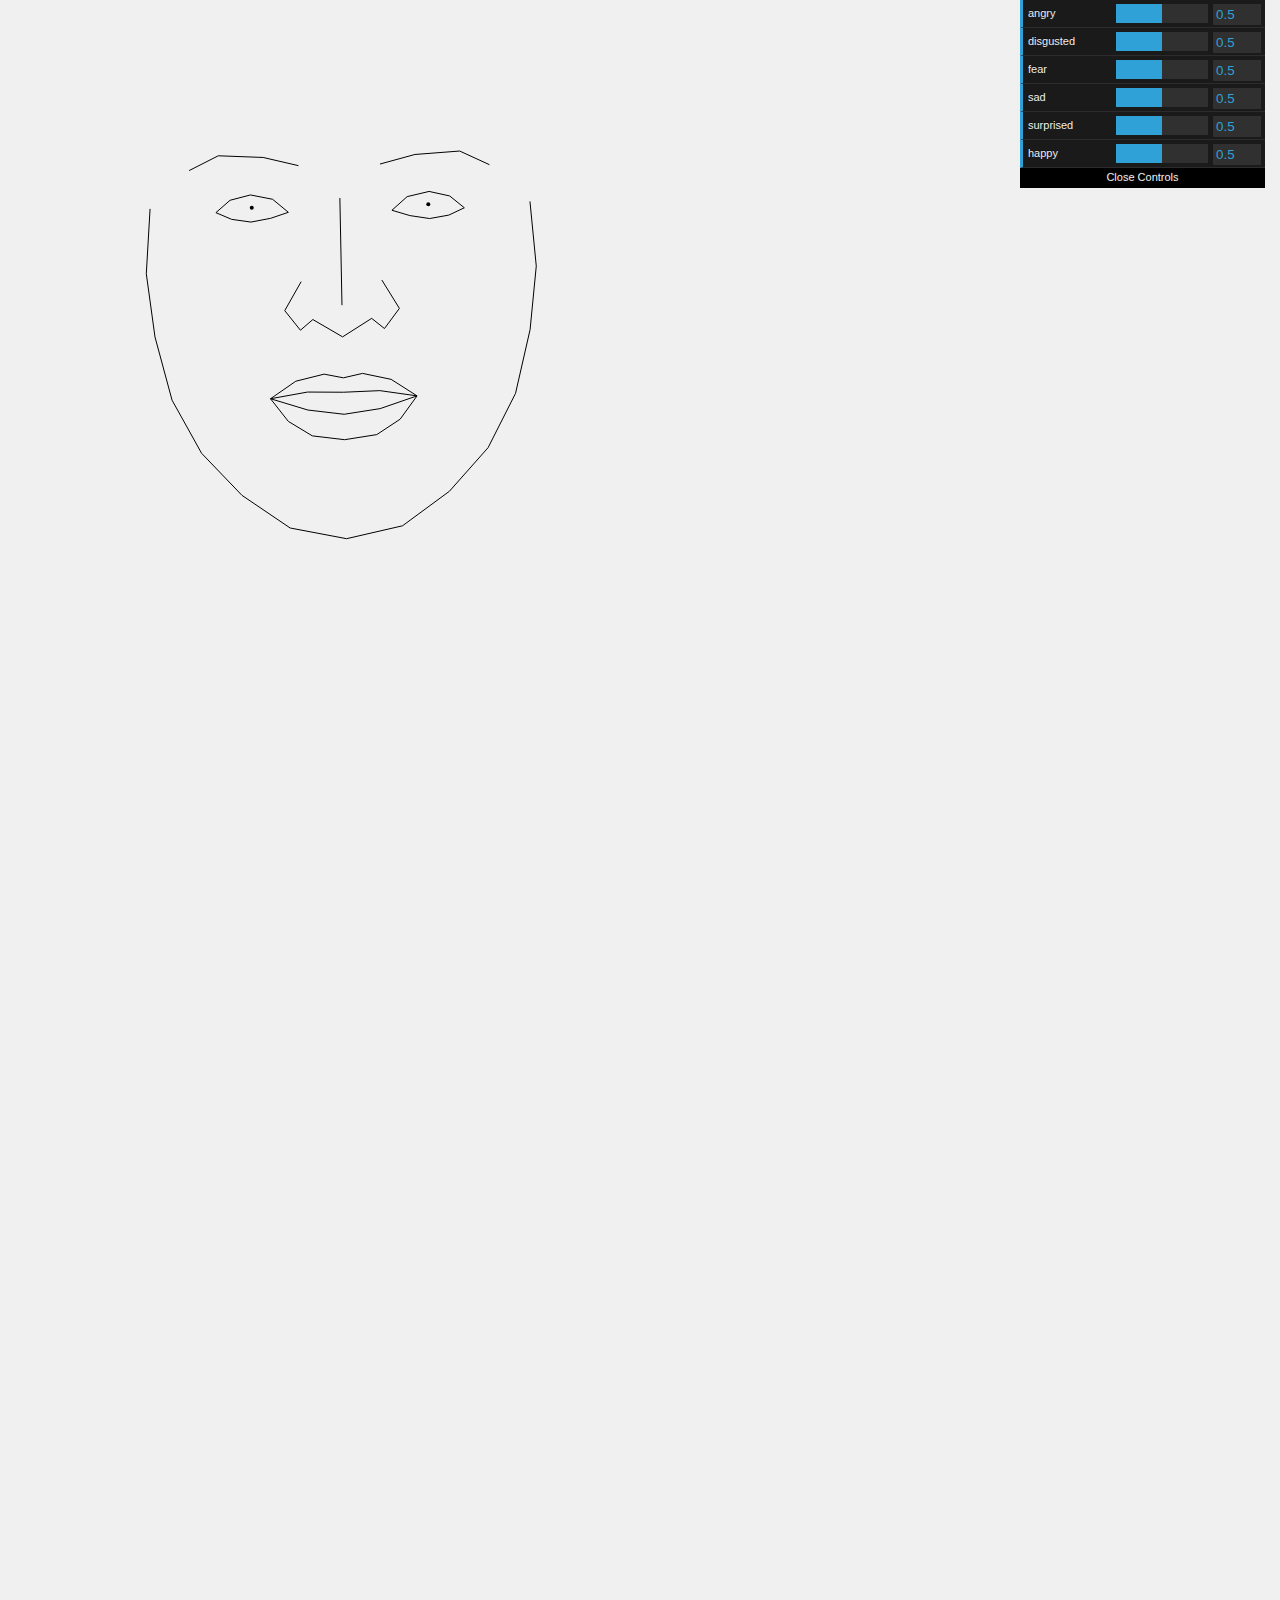
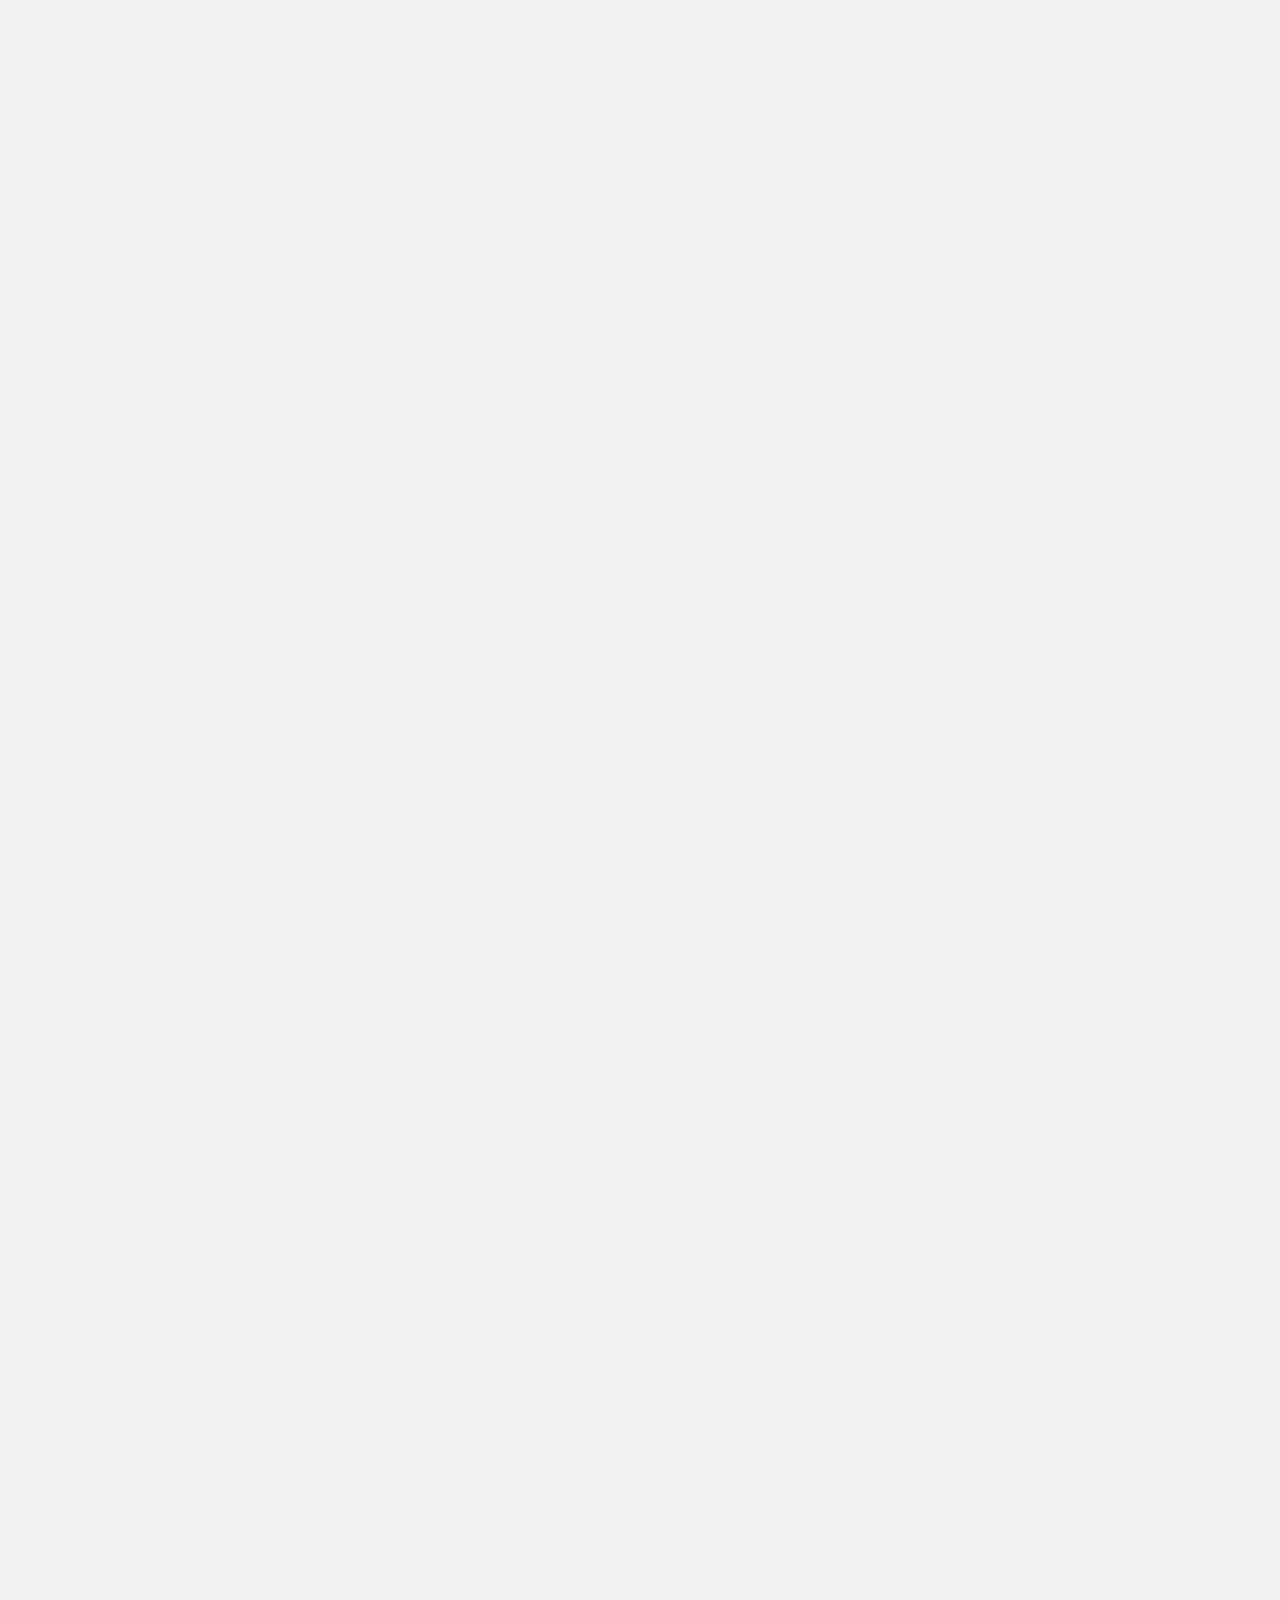
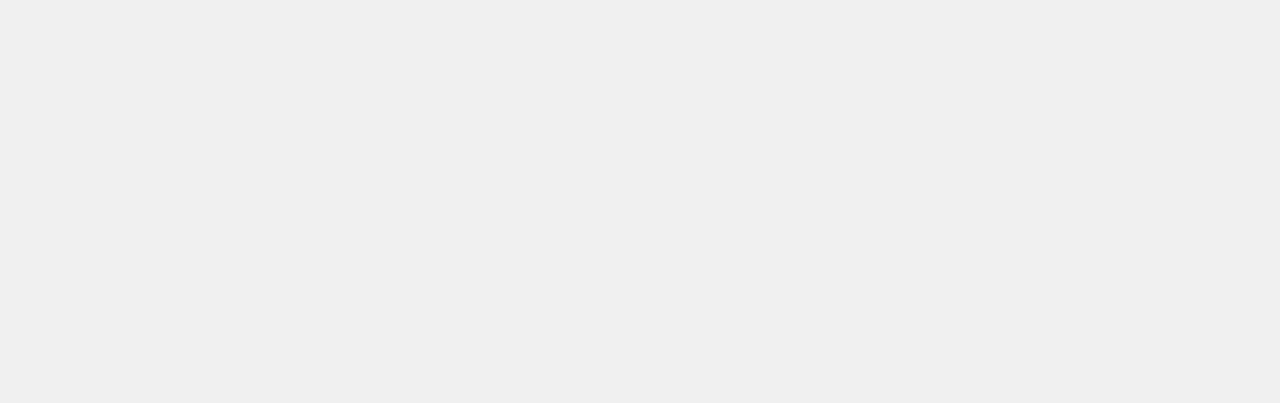
<file: clm/examples/classviewer.html>
<!doctype html>
<html lang="en">
	<head>
		<title>Constrained Local Models</title>
		<meta charset="utf-8">
		<meta name="viewport" content="width=device-width, user-scalable=no, minimum-scale=1.0, maximum-scale=1.0">
		<style>
			body {
				font-family: Monospace;
				background-color: #f0f0f0;
				margin: 0px;
				overflow: hidden;
			}
		</style>
	</head>
	<body>
		<script src="./js/emotionmodel2.js"></script>
		<script src="../models/model_pca_20_svm.js"></script>
		<script src="../js/dat.gui.min.js"></script>
		
		<canvas id="compare" width="3600" height="3600"></canvas>
		
		<script>
			var canvasInput = document.getElementById('compare');
			var cc = canvasInput.getContext('2d');
			cc.fillStyle = "rgb(200,0,0)";
			
			var parameterHolder = function(emotions) {
        for (var key in emotions) {
          this[key] = 0.5;
        }
			};
			
			var ph = new parameterHolder(emotionModel);
      var gui = new dat.GUI();
      
      // TODO set params
      var params = [0,0,0,0,0,0,0,0,0,0,0,0,0,0,0,0,0,0,0,0];
      
      var eigenSum = 0
      for (var i = 0;i < pModel.shapeModel.eigenValues.length;i++) {
        eigenSum += pModel.shapeModel.eigenValues[i];
      }
      
      var drawNew = function() {
			  cc.clearRect(0,0,600,600);
        params = [0,0,0,0,0,0,0,0,0,0,0,0,0,0,0,0,0,0,0,0];
			  // TODO : calculate parameters from all emotions
			  for (var key in emotionModel) {
          for (var p = 0;p < emotionModel[key]['coefficients'].length;p++) {
            params[p+2] += emotionModel[key]['coefficients'][p]*ph[key]*pModel.shapeModel.eigenValues[p+2]/eigenSum;
          }
			  }
        draw(document.getElementById('compare'), similarityTransforms.concat(params));
      }
      
      for (var key in emotionModel) {
        var keygui = gui.add(ph, key, -2000.0, 2000.0);
        keygui.onChange(drawNew);
      }
      
			var similarityTransforms = [5,0,0,0];
			
			var drawPath = function(canvasContext, path, dp) {
        canvasContext.beginPath();
        var i, x, y;
        for (var p = 0;p < path.length;p++) {
          i = path[p]*2;
          x = pModel.shapeModel.meanShape[i/2][0];
          y = pModel.shapeModel.meanShape[i/2][1];
          for (var j = 0;j < pModel.shapeModel.numEvalues;j++) {
            x += pModel.shapeModel.eigenVectors[i][j]*dp[j+4];
            y += pModel.shapeModel.eigenVectors[i+1][j]*dp[j+4];
          }
          a = dp[0]*x - dp[1]*y + dp[2];
          b = dp[0]*y + dp[1]*x + dp[3];
          x += a;
          y += b;
          
          if (i == 0) {
            canvasContext.moveTo(x,y);
          } else {
            canvasContext.lineTo(x,y);
          }
        }
        canvasContext.moveTo(0,0);
        canvasContext.closePath();
        canvasContext.stroke();
      }
		
      function drawPoint(canvasContext, point, dp) {
        var i, x, y;
        i = point*2;
        x = pModel.shapeModel.meanShape[i/2][0];
        y = pModel.shapeModel.meanShape[i/2][1];
        for (var j = 0;j < pModel.shapeModel.numEvalues;j++) {
          x += pModel.shapeModel.eigenVectors[i][j]*dp[j+4];
          y += pModel.shapeModel.eigenVectors[i+1][j]*dp[j+4];
        }
        a = dp[0]*x - dp[1]*y + dp[2];
        b = dp[0]*y + dp[1]*x + dp[3];
        x += a;
        y += b;
        canvasContext.beginPath();
        canvasContext.arc(x, y, 2, 0, Math.PI*2, true);
        canvasContext.closePath();
        canvasContext.fill();
      }

			
			var draw = function(canvas, pv) {
        // if no previous points, just draw in the middle of canvas
        
        var params;
        if (pv === undefined) {
          params = currentParameters.slice(0);
        } else {
          params = pv.slice(0);
        }
        
        var cc = canvas.getContext('2d');
        cc.fillStyle = "rgb(0,0,0)";
        cc.strokeStyle = "rgb(0,0,0)";
        //cc.lineWidth = 1;
        cc.save();
        
        var paths = pModel.path.normal;
        for (var i = 0;i < paths.length;i++) {
          if (typeof(paths[i]) == 'number') {
            drawPoint(cc, paths[i], params);
          } else {
            drawPath(cc, paths[i], params);
          }
        }
        
        cc.restore()
      }
      
		  drawNew();
		  //draw(document.getElementById('compare'), similarityTransforms.concat(params))
		</script>
	</body>
</html>
</file>
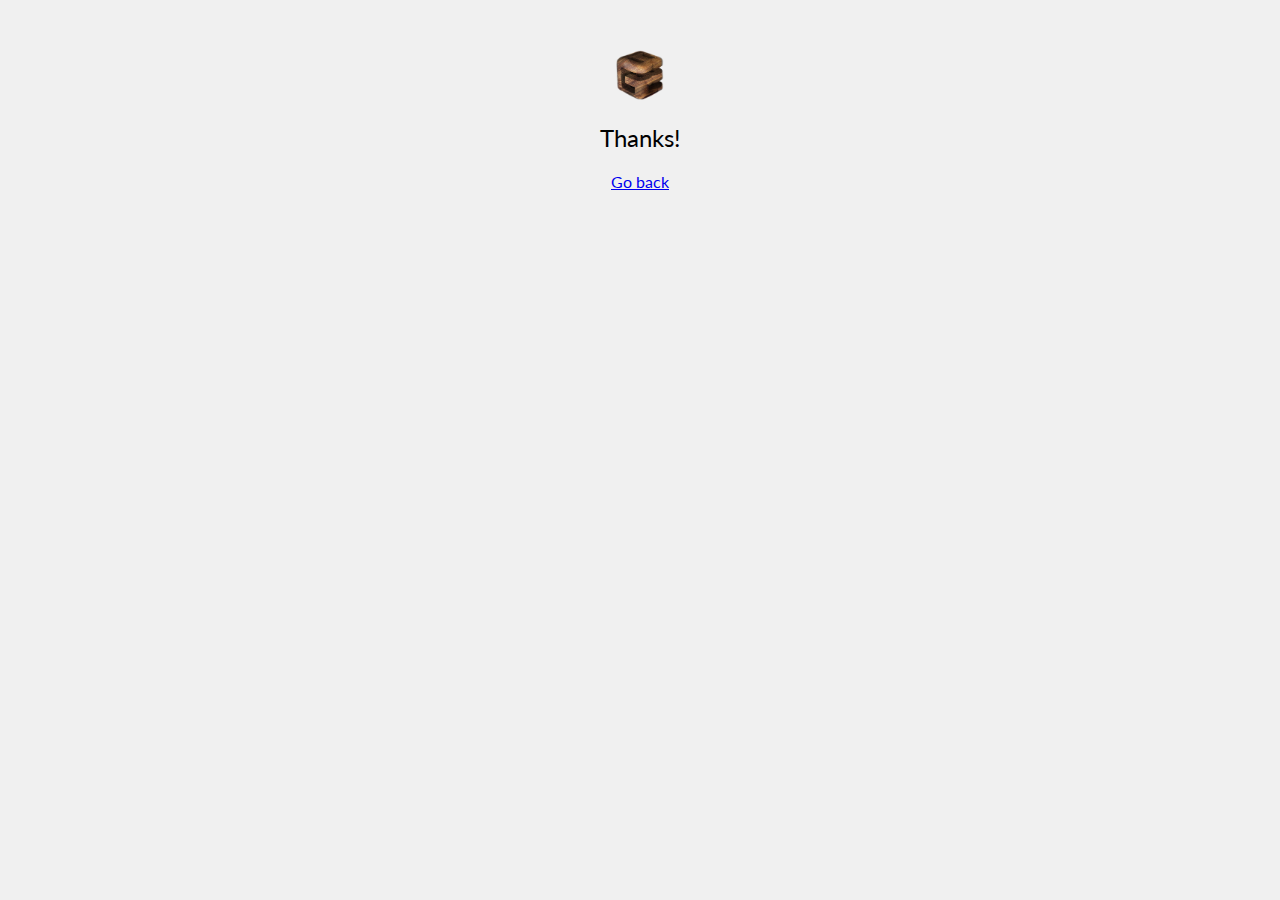
<file: clm/examples/confirm.html>
<!doctype html>
<html lang="en">
	<head>
		<title>Face tracker</title>
		<meta charset="utf-8">
		<link href="../styles/bootstrap.min.css" rel="stylesheet" type="text/css">
		<style>
			@import url(https://fonts.googleapis.com/css?family=Lato:300italic,700italic,300,700);
			
			body {
				font-family: 'Lato';
				background-color: #f0f0f0;
				margin: 0px auto;
				max-width: 1150px;
			}
			
			#overlay {
				position: absolute;
				top: 0px;
				left: 0px;
				-o-transform : scaleX(-1);
				-webkit-transform : scaleX(-1);
				transform : scaleX(-1);
				-ms-filter : fliph; /*IE*/
				filter : fliph; /*IE*/

				width : 600px;
				height : 450px;
			}

			#videoel {
				-o-transform : scaleX(-1);
				-webkit-transform : scaleX(-1);
				transform : scaleX(-1);
				-ms-filter : fliph; /*IE*/
				filter : fliph; /*IE*/

				width : 600px;
				height : 450px;
			}
			
			#container {
				position : relative;
				width : 370px;
				/*margin : 0px auto;*/
			}
			
			#content {
				margin-top : 50px;
				margin-left : auto;
				margin-right : auto;
				max-width: 600px;
			}
			
			#sketch, #filter {
				display: none;
			}
			
			h2 {
				font-weight : 400;
				text-align: center;
			}
			p {
				font-weight : 400;
				text-align: center;
			}
			
			.btn {
				font-family: 'Lato';
				font-size: 16px;
			}

			#controls {
				text-align : center;
			}

			#emotion_container {
				width: 600px;
			}

			#emotion_icons {
				height: 50px;
				padding-left: 40px;
			}

			.emotion_icon {
				width : 40px;
				height : 40px;
				margin-top: 5px;
				/*margin-left : 13px;*/
				margin-left : 35px;
			}

			#emotion_chart, #emotion_icons {
				margin: 0 auto;
				width : 400px;
			}

			#icon1, #icon2, #icon3, #icon4, #icon5, #icon6 {
				visibility : hidden;
			}

			/* d3 */
			.bar {
				fill : steelblue;
				fill-opacity : .9;
			}

		</style>
		
	</head>
	<body>
		<script src="../js/utils.js"></script>
		<script src="../js/clmtrackr.js"></script>
		<script src="../models/model_pca_20_svm_emotionDetection.js"></script>
		<script src="../js/Stats.js"></script>
		<script src="./js/d3.min.js"></script>
		<script src="./js/emotion_classifier.js"></script>
		<script src="./js/emotionmodel.js"></script>
		<div id="content">
		<center><img src="media/logo.png" height="50"></center>

			<h2>Thanks!</h2>
			<p><a href = "odoto.html">Go back</a></p>
		</div>
		
	</body>
</html>
</file>
<file: css/main.css>
/* ------------------------------------------------------------------------------
	Template Name: Floix
	Author: Designstub
	Author URI: http://www.designstub.com
------------------------------------------------------------------------------*/



@import url(http://fonts.googleapis.com/css?family=Open%20Sans:300,400,500,600,700);
/* ------------------------------------------------------------------------------
	 Typography
-------------------------------------------------------------------------------*/
p {
	font-family: "Open Sans", sans-serif;
	font-size: 14px;
	line-height: 22.4px;
	color: #6c7279;
}
h1 {
	font-family: "Open Sans", sans-serif;
	font-size: 65px;
	color: #2d3033;
}
h2 {
	font-family: "Open Sans", sans-serif;
	font-size: 40px;
	color: #2d3033;
}
h3 {
	font-family: "Open Sans", sans-serif;
	font-size: 28px;
	color: #2d3033;
	font-weight: 300;
}
h4 {
	font-family: "Open Sans", sans-serif;
	font-size: 22px;
	color: #2d3033;
	font-weight: 400;
}
h5 {
	font-family: "Open Sans", sans-serif;
	font-size: 14px;
	color: #2d3033;
	text-transform: uppercase;
	font-weight: 700;
}
.btn {
	font-family: "Open Sans", sans-serif;
	border: 1px solid rgba(0, 0, 0, 0.75);
	margin-top: 20px;
	color: #2a2a2a;
	font-size: 12px;
	font-weight: 400;
	letter-spacing: 1px;
	border-radius: 0px;
	padding: 1.5% 3%;
	display: inline-block;
	text-transform: uppercase;
}
.btn:hover, .btn:focus {
	background-color: #2a2a2a;
	color: #fff;
}
.btn-large {
	padding: 15px 40px;
}
/* ------------------------------------------------------------------------------
	 General Style
-------------------------------------------------------------------------------*/
a {
	color: #e84545;
}
a:hover, a:focus {
	text-decoration: none;
	-moz-transition: background-color, color, 0.3s;
	-o-transition: background-color, color, 0.3s;
	-webkit-transition: background-color, color, 0.3s;
	transition: background-color, color, 0.3s;
}
body {
	font-family: "Open Sans", sans-serif;
	font-weight: 400;
	color: #6c7279;
}
ul, ol {
	margin: 0;
	padding: 0;
}
ul li {
	list-style: none;
}

.section {
	font-family: "Open Sans", sans-serif;
	padding: 100px 0;
}
.no-padding {
	font-family: "Open Sans", sans-serif;
	padding: 0;
}
.no-gutter [class*=col-] {
	padding-right: 0;
	padding-left: 0;
}
/* ==========================================================================
	$Header
========================================================================== */
#header {
	font-family: "Open Sans", sans-serif;
	position: fixed;
	width: 100%;
	z-index: 999;
}
#header .header-content {
	margin: 0 auto;
	max-width: 1170px;
	padding: 40px 0;
	width: 100%;
	-moz-transition: padding 0.3s;
	-o-transition: padding 0.3s;
	-webkit-transition: padding 0.3s;
	transition: padding 0.3s;
}
#header .logo {
	font-size: 27px;
	color: #000;
	letter-spacing: 3px;
	font-weight: 300;
	float: left;
	text-transform: uppercase;
}
#header.fixed {
	background-color: rgba(255, 255, 255, 0.75);
}
#header.fixed .header-content {
	border-bottom: 0;
	padding: 25px 0;
}
#header.fixed .nav-toggle {
	top: 18px;
}
.navigation.open {
	opacity: 0.9;
	visibility: visible;
	-moz-transition: opacity 0.5s;
	-o-transition: opacity 0.5s;
	-webkit-transition: opacity 0.5s;
	transition: opacity 0.5s;
}
.navigation {
	font-family: "Open Sans", sans-serif;
	float: right;
}
.navigation li {
	display: inline-block;
}
.navigation a {
	color: #808080;
	font-size: 13px;
	font-weight: 300;
	letter-spacing: 2px;
	margin-left: 40px;
}
.navigation a:hover, .navigation a.active {
	color: #262626;
}
.nav-toggle {
	font-family: "Open Sans", sans-serif;
	display: none;
	height: 44px;
	overflow: hidden;
	position: fixed;
	right: 5%;
	text-indent: 100%;
	top: 32px;
	white-space: nowrap;
	width: 44px;
	z-index: 99999;
	-moz-transition: all 0.3s;
	-o-transition: all 0.3s;
	-webkit-transition: all 0.3s;
	transition: all 0.3s;
}
.nav-toggle:before, .nav-toggle:after {
	border-radius: 50%;
	content: "";
	height: 100%;
	left: 0;
	position: absolute;
	top: 0;
	width: 100%;
	-moz-transform: translateZ(0);
	-ms-transform: translateZ(0);
	-webkit-transform: translateZ(0);
	transform: translateZ(0);
	-moz-backface-visibility: hidden;
	-webkit-backface-visibility: hidden;
	backface-visibility: hidden;
	-moz-transition-property: -moz-transform;
	-o-transition-property: -o-transform;
	-webkit-transition-property: -webkit-transform;
	transition-property: transform;
}
.nav-toggle:before {
	background-color: #e84545;
	-moz-transform: scale(1);
	-ms-transform: scale(1);
	-webkit-transform: scale(1);
	transform: scale(1);
	-moz-transition-duration: 0.3s;
	-o-transition-duration: 0.3s;
	-webkit-transition-duration: 0.3s;
	transition-duration: 0.3s;
}
.nav-toggle:after {
	background-color: #e84545;
	-moz-transform: scale(0);
	-ms-transform: scale(0);
	-webkit-transform: scale(0);
	transform: scale(0);
	-moz-transition-duration: 0s;
	-o-transition-duration: 0s;
	-webkit-transition-duration: 0s;
	transition-duration: 0s;
}
.nav-toggle span {
	background-color: #fff;
	bottom: auto;
	display: inline-block;
	height: 3px;
	left: 50%;
	position: absolute;
	right: auto;
	top: 50%;
	width: 18px;
	z-index: 10;
	-moz-transform: translateX(-50%) translateY(-50%);
	-ms-transform: translateX(-50%) translateY(-50%);
	-webkit-transform: translateX(-50%) translateY(-50%);
	transform: translateX(-50%) translateY(-50%);
}
.nav-toggle span:before, .nav-toggle span:after {
	background-color: #fff;
	content: "";
	height: 100%;
	position: absolute;
	right: 0;
	top: 0;
	width: 100%;
	-moz-transform: translateZ(0);
	-ms-transform: translateZ(0);
	-webkit-transform: translateZ(0);
	transform: translateZ(0);
	-moz-backface-visibility: hidden;
	-webkit-backface-visibility: hidden;
	backface-visibility: hidden;
	-moz-transition: -moz-transform 0.3s;
	-o-transition: -o-transform 0.3s;
	-webkit-transition: -webkit-transform 0.3s;
	transition: transform 0.3s;
}
.nav-toggle span:before {
	-moz-transform: translateY(-6px) rotate(0deg);
	-ms-transform: translateY(-6px) rotate(0deg);
	-webkit-transform: translateY(-6px) rotate(0deg);
	transform: translateY(-6px) rotate(0deg);
}
.nav-toggle span:after {
	-moz-transform: translateY(6px) rotate(0deg);
	-ms-transform: translateY(6px) rotate(0deg);
	-webkit-transform: translateY(6px) rotate(0deg);
	transform: translateY(6px) rotate(0deg);
}
.nav-toggle.close-nav:before {
	-moz-transform: scale(0);
	-ms-transform: scale(0);
	-webkit-transform: scale(0);
	transform: scale(0);
}
.nav-toggle.close-nav:after {
	-moz-transform: scale(1);
	-ms-transform: scale(1);
	-webkit-transform: scale(1);
	transform: scale(1);
}
.nav-toggle.close-nav span {
	background-color: rgba(255, 255, 255, 0);
}
.nav-toggle.close-nav span:before, .nav-toggle.close-nav span:after {
	background-color: #fff;
}
.nav-toggle.close-nav span:before {
	-moz-transform: translateY(0) rotate(45deg);
	-ms-transform: translateY(0) rotate(45deg);
	-webkit-transform: translateY(0) rotate(45deg);
	transform: translateY(0) rotate(45deg);
}
.nav-toggle.close-nav span:after {
	-moz-transform: translateY(0) rotate(-45deg);
	-ms-transform: translateY(0) rotate(-45deg);
	-webkit-transform: translateY(0) rotate(-45deg);
	transform: translateY(0) rotate(-45deg);
}
/* ==========================================================================
	$Banner
========================================================================== */
.banner {
	font-family: "Open Sans", sans-serif;
	background-position: center top;
	background-repeat: no-repeat;
	-moz-background-size: cover;
	-o-background-size: cover;
	-webkit-background-size: cover;
	background-size: cover;
	min-height: 750px;
}
.banner-inner-wrapper {
	float: right;
}
.banner-text {
	padding-top: 45%;
}
.banner-text h1 {
	color: #393939;
	font-family: "Open Sans", sans-serif;
	font-size: 72px;
	font-weight: 700;
}
.banner-text p {
	color: #393939;
	font-size: 15px;
	font-weight: 300;
	line-height: 1.5;
	margin-bottom: 1%;
}

.intro-shrdlu {
	font-family: "Open Sans", sans-serif;
	margin: 10px 50px 50px 90px;
}
.intro-shrdlu h1 {
	font-size: 55px;
	font-weight: 700;
	letter-spacing: -3px;
}
.intro-shrdlu h2 {
	font-size: 18px;
	letter-spacing: 3px;
	font-weight: 700;
	color: #262626;
	text-align: center;
}
.intro-shrdlu h4 {
	font-size: 14px;
	letter-spacing: 3px;
	font-weight: 700;
	color: #262626;
	text-align: right;
}
.intro-shrdlu p {
	font-size: 12px;
	letter-spacing: 1px;
	line-height: 19px;
}
.intro-shrdlu li {
	line-height: 30px;
	letter-spacing: 1px;
}

/* ==========================================================================
	$Teams
========================================================================== */

.intro-content {
	font-family: "Open Sans", sans-serif;
	margin-top: 25px;
}
.intro-content h1 {
	font-size: 55px;
	font-weight: 700;
	letter-spacing: -3px;
	padding-top: -5px;
}
.intro-content h4 {
	font-size: 15px;
	letter-spacing: 3px;
	font-weight: 700;
	text-transform: uppercase;
}
.intro-content p {
	font-size: 12px;
	letter-spacing: 1px;
	line-height: 19px;
}
.intro-content li {
	line-height: 30px;
	letter-spacing: 1px;
}

.play-content {
	font-family: "Open Sans", sans-serif;
	background-color: #eeefef;
	padding-left: 10%;
	padding-bottom: 10%;
	padding-top: 10%;
	min-height: 600px;
}
.play-content h1 {
	font-size: 55px;
	font-weight: 700;
	letter-spacing: -3px;
	padding-top: -5px;
}
.play-content h4 {
	font-size: 15px;
	letter-spacing: 3px;
	font-weight: 700;
	text-transform: uppercase;
	padding-top: 10%;
}
.play-content p {
	font-size: 12px;
	letter-spacing: 1px;
	line-height: 19px;
}
.play-content li {
	line-height: 30px;
	letter-spacing: 1px;
}

.play-content button {
	line-height: 15px;
	letter-spacing: 1px;
	background-color: #eeefef;
}
/* ------------------------------------------------------------------------------
	 MindMap
-------------------------------------------------------------------------------*/
.map {
	font-family: "Open Sans", sans-serif;
	-moz-box-shadow: 0 0 0 1px #fff;
	-webkit-box-shadow: 0 0 0 1px #fff;
	box-shadow: 0 0 0 1px #fff;
	overflow: hidden;
	position: relative;
	background-color: #EFEFEF;
}
.map img {
	width: 100%;
}

.map-content{
	padding: 50px 50px 50px 50px;
}

.map-content h1 {
	font-family: 'Georgia';
	font-size: 60px;
	font-weight: 400;
	color: #000000;
	text-align: center;
	font-style: italic;
	padding-top: 5%;
	padding-bottom: 5%;
}

.map-content h2 {
	font-size: 18px;
	letter-spacing: 3px;
	font-weight: 700;
	text-transform: uppercase;
	text-align:  left;
	padding-left: 8%;
}
.map-content h4 {
	font-size: 15px;
	letter-spacing: 3px;
	font-weight: 700;
	text-transform: uppercase;
}
.map-content p {
	font-size: 14px;
	letter-spacing: 1px;
	line-height: 24px;
	padding: 2% 10% 5% 10%;
}

.map-content li {
	line-height: 30px;
	font-size: 13px;
	padding-bottom: -15px;
}

.map-content ul {
	padding: 10px 0 10px 30px;
}

.dark{
	background-color: #262626;
	padding-top: 25%;
	padding-bottom: 25%;
}
.pale{
	background-color: #ffffff;
	padding-top: 25%;
}
.limit img{
       width: 100%;
       height: 100%;
       vertical-align: center;
}

.collapse{
	padding: 10px 0 10px 10px;
	font-size: 12px;
}
.collapse i {
	font-family: 'Georgia';
}

#mindmap {
			margin:0;
			padding:0;
		}
		
		#mindmap li {
			margin:0;
			padding:0;
			list-style:none;
		}

		#mindmap li b{
			font-size: 15px;
			letter-spacing: 0.5px;
			font-weight: 700;
			text-transform: uppercase;
		}
		
		#mindmap li a {
			font-size: 12px;
			position:absolute;
			display:block;
			/*
			   Specifying a background image
			   (a 1px by 1px transparent gif)
			   fixes a bug in older versions of
			   IE that causeses the block to not
			   render at its full dimensions.
			*/
   			background:url(blank.gif);
   			text-decoration:none;
			color:#000;
		}
		
		#mindmap li a span { display:none; }
		
		#mindmap li a:hover span {
			position:relative;
			display:block;
			width:200px;
			background:#fff;
			padding: 25px 35px 25px 35px;
 			filter:alpha(opacity=90);
			opacity:0.9;
  		}
	
		#mindmap a.shrdlu {
			top:60%;
			left:80%;
			width:80px;
			height:90px;
		}
		
		#mindmap a.parrot {
			top:1px;
			left:275px;
			width:50px;
			height:50px;
		}
		
		#mindmap a.snail {
			top:135px;
			left:30px;
			width:50px;
			height:50px;
		}
		
		#mindmap a.dog {
			top:100px;
			left:150px;
			width:115px;
			height:95px;
		}
		
		#mindmap a.cat {
			top:65px;
			left:315px;
			width:70px;
			height:120px;
		}
/* ------------------------------------------------------------------------------
	 Works
-------------------------------------------------------------------------------*/
.work {
	font-family: "Open Sans", sans-serif;
	-moz-box-shadow: 0 0 0 1px #fff;
	-webkit-box-shadow: 0 0 0 1px #fff;
	box-shadow: 0 0 0 1px #fff;
	overflow: hidden;
	position: relative;
}
.work img {
	width: 100%;
	height: 100%;
}


.work .overlay {
	background: rgba(232, 69, 69, 0.9);
	height: 100%;
	left: 0;
	opacity: 0;
	position: absolute;
	top: 0;
	width: 100%;
	-moz-transition: opacity, 0.3s;
	-o-transition: opacity, 0.3s;
	-webkit-transition: opacity, 0.3s;
	transition: opacity, 0.3s;
}
.work .overlay-caption {
	position: absolute;
	text-align: center;
	top: 50%;
	width: 100%;
	-moz-transform: translateY(-50%);
	-ms-transform: translateY(-50%);
	-webkit-transform: translateY(-50%);
	transform: translateY(-50%);
}
.work h5, .work p, .work img {
	-moz-transition: all, 0.5s;
	-o-transition: all, 0.5s;
	-webkit-transition: all, 0.5s;
	transition: all, 0.5s;
}
.work h5, .work p {
	color: #fff;
	margin: 0;
	opacity: 0;
}
.work span {
	font-size: 45px;
}
.work h5 {
	margin-bottom: 5px;
	-moz-transform: translate3d(0, -200%, 0);
	-ms-transform: translate3d(0, -200%, 0);
	-webkit-transform: translate3d(0, -200%, 0);
	transform: translate3d(0, -200%, 0);
}
.work p {
	-moz-transform: translate3d(0, 200%, 0);
	-ms-transform: translate3d(0, 200%, 0);
	-webkit-transform: translate3d(0, 200%, 0);
	transform: translate3d(0, 200%, 0);
}
.work-box:hover img {
	-moz-transform: scale(1.2);
	-ms-transform: scale(1.2);
	-webkit-transform: scale(1.2);
	transform: scale(1.2);
}
.work-box:hover .overlay {
	opacity: 1;
}
.work-box:hover .overlay h5, .work-box:hover .overlay p {
	opacity: 1;
	-moz-transform: translate3d(0, 0, 0);
	-ms-transform: translate3d(0, 0, 0);
	-webkit-transform: translate3d(0, 0, 0);
	transform: translate3d(0, 0, 0);
}

button{
	border-width: 2.5px;
	border-color: #000000;
	color: #000000;
	background-color: #ffffff;
	padding: 2%;
	margin-top: 5%;
}
/* ------------------------------------------------------------------------------
	 Footer
-------------------------------------------------------------------------------*/
.footer {
	font-family: "Open Sans", sans-serif;
	width: 94%;
	margin: auto;
	text-align: left;
	padding-top: 5%;
	padding-bottom: 7%;
}
.footer h4 {
	font-size: 14px;
	color: #000;
	letter-spacing: 2px;
	margin: 0 0 15px 0;
	padding: 0px;
}
.footer p {
	font-size: 12px;
	color: #6c7279;
}
.footer a {
	color: #000;
}
.footer a:hover {
	text-decoration: underline;
}
.footer .footer-share {
	margin-top: 0;
}
.footer .footer-share li {
	display: inline-block;
	float: none;
}
.footer .footer-share a {
	border: none;
	font-size: 14px;
	color: #000;
	letter-spacing: 15px;
}
.footer .fa-heart {
	color: #e84545;
	font-size: 12px;
	margin: 0 2px;
}
</file>
<file: css/responsive.css>
@media screen and (max-width: 1024px) {
.banner {
	min-height: 450px;
}
#header .header-content {
	width: 90%;
}
.nav-toggle {
	display: block;
}
.navigation {
	position: fixed;
	background-color: #000;
	width: 100%;
	height: 100%;
	top: 0;
	left: 0;
	z-index: 99999;
	visibility: hidden;
	opacity: 0;
	-webkit-transition: opacity 0.5s, visibility 0s 0.5s;
	transition: opacity 0.5s, visibility 0s 0.5s;
}
.navigation .primary-nav {
	position: relative;
	top: 45%;
	-moz-transform: translateY(-45%);
	-ms-transform: translateY(-45%);
	-webkit-transform: translateY(-45%);
	transform: translateY(-45%);
}
.navigation li {
	display: block;
	margin-bottom: 20px;
}
.navigation a {
	display: block;
	font-size: 25px;
	margin: 0;
	text-align: center;
}
.person {
	margin: 0 auto 50px;
}
.person-content {
	text-align: center;
}
.person .social-icons li {
	display: inline-block;
	float: none;
	margin-bottom: 5px;
}
.testimonials blockquote {
	padding: 20px 5% 0;
}
.testimonials p {
	font-size: 26px;
}
.flex-control-nav {
	bottom: 20px;
}
}
 @media screen and (max-width: 768px) {
.banner-text {
	padding-top: 30%;
}
.banner-text h1 {
	font-size: 24px;
}
.banner-text p {
	font-size: 15px;
}
.flexslider {
	padding-bottom: 80px;
}
.flex-control-nav {
	width: 100%;
}
.footer .footer-col {
	margin-bottom: 50px;
}
}
 @media screen and (max-width: 640px) {
.banner-text {
	padding-top: 35%;
	text-align: center;
}
}
 @media screen and (max-width: 480px) {
.banner-text {
	padding-top: 45%;
	text-align: center;
}
.banner-text h1 {
	font-size: 21px;
}
.banner-text p {
	font-size: 13px;
}
.banner {
	height: 30px!important;
}
}
 @media screen and (max-width: 320px) {
.banner {
	height: 30px!important;
}
.banner-text {
	padding-top: 55%;
	text-align: center;
}
.banner-text h1 {
	font-size: 21px;
}
.banner-text p {
	font-size: 13px;
}
.testimonials blockquote {
	padding: 20px 5% 0;
}
.testimonials p {
	font-size: 26px;
}
}
</file>
<file: clm/docs/styles/styles.css>
@import url(https://fonts.googleapis.com/css?family=Lato:300italic,700italic,300,700);

body {
  padding:50px;
  font:0.92em Lato, "Helvetica Neue", Helvetica, Arial, sans-serif;
  background:#ffffff;
  color:#484848;
  font-weight:300;
}

h1, h2, h3, h4, h5, h6 {
  color:#222;
  margin:0 0 20px;
}

p, ul, ol, table, pre, dl {
  line-height: 1.35;
  margin:0 0 20px;
}

ul ul {
  margin-bottom : 0px;
}

ul p {
  margin-left : 20px;
  margin-bottom : 0px;
}

h1, h2, h3 {
  line-height:1.1;
}

h1 {
  font-size:2.1em;
}

h2 {
  font-size:1.7em;
  color:#303030;
}

h3, h4, h5, h6 {
  font-size:1.2em;
  color:#303030;
}

a {
  color:#268bd2;
  font-weight:400;
  text-decoration:none;
}

iframe {
  margin-bottom : 1em;
}

a small {
  font-size:0.9em;
  color:#586e75;
  margin-top:-0.05em;
  display:block;
}

h1 a {
  color:#222;
  font-weight:bold;
}

h1 a.news {
  color:#268bd2;
}

ul.main-list {
  font-size: 1.15em;
  list-style-type: none;
  line-height: 1.8;
  padding-left: 6px;
}

ul.sub-list {
  font-size: 1em;
  list-style-type: none;
  line-height: 1.5;
  padding-left: 6px;
}

ul.sub-list li {
  margin-bottom: 5px;
}

.wrapper {
  width:860px;
  margin:0 auto;
}

section h1 {
  font-size: 1.7em;
}

section h2 {
  font-size: 1.2em;
}

blockquote {
  border-left:1px solid #e5e5e5;
  margin:0;
  padding:0 0 0 20px;
  font-style:italic;
}

pre {
  padding:8px 15px;
  background: #f8f8f8;  
  border-radius:5px;
  border:1px solid #e5e5e5;
  overflow-x: auto;
}

table {
  width:100%;
  border-collapse:collapse;
}

th, td {
  text-align:left;
  padding:5px 10px;
  border-bottom:1px solid #e5e5e5;
}

dt {
  color:#444;
  font-weight:700;
}

th {
  color:#444;
}

img {
  max-width:100%;
}

header {
  width:270px;
  float:left;
  position:fixed;
}

header ul {
  list-style:none;
  height:40px;
  
  padding:0;
  
  background: #eee;
  background: -moz-linear-gradient(top, #f8f8f8 0%, #dddddd 100%);
  background: -webkit-gradient(linear, left top, left bottom, color-stop(0%,#f8f8f8), color-stop(100%,#dddddd));
  background: -webkit-linear-gradient(top, #f8f8f8 0%,#dddddd 100%);
  background: -o-linear-gradient(top, #f8f8f8 0%,#dddddd 100%);
  background: -ms-linear-gradient(top, #f8f8f8 0%,#dddddd 100%);
  background: linear-gradient(top, #f8f8f8 0%,#dddddd 100%);
  
  border-radius:5px;
  border:1px solid #d2d2d2;
  box-shadow:inset #fff 0 1px 0, inset rgba(0,0,0,0.03) 0 -1px 0;
  width:270px;
}

header li {
  width:89px;
  float:left;
  border-right:1px solid #d2d2d2;
  height:40px;
}

header ul a {
  line-height:1;
  font-size:0.85em;
  color:#999;
  display:block;
  text-align:center;
  padding-top:6px;
  height:40px;
}

strong {
  color:#222;
  font-weight:700;
}

header ul li + li {
  width:88px;
  border-left:1px solid #fff;
}

header ul li + li + li {
  border-right:none;
  width:89px;
}

header ul a strong {
  font-size:1.1em;
  display:block;
  color:#222;
}

section {
  width:500px;
  float:right;
  padding-bottom:50px;
}

small {
  font-size:0.85em;
}

hr {
  border:0;
  background:#aaa;
  height:1px;
  margin:0 0 20px;
}

footer {
  width:270px;
  float:left;
  position:fixed;
  bottom:50px;
}

@media print, screen and (max-width: 960px) {
  
  div.wrapper {
    width:auto;
    margin:0;
  }
  
  header, section, footer {
    float:none;
    position:static;
    width:auto;
  }
  
  header {
    padding-right:320px;
  }
  
  section {
    border:1px solid #e5e5e5;
    border-width:1px 0;
    padding:20px 0;
    margin:0 0 20px;
  }
  
  header a small {
    display:inline;
  }
  
  header ul {
    position:absolute;
    right:50px;
    top:52px;
  }
}

@media print, screen and (max-width: 720px) {
  body {
    word-wrap:break-word;
  }
  
  header {
    padding:0;
  }
  
  header ul, header p.view {
    position:static;
  }
}

@media print, screen and (max-width: 480px) {
  body {
    padding:15px;
  }
  
  header ul {
    display:none;
  }
}

@media print {
  body {
    padding:0.4in;
    font-size:1.0em;
    color:#444;
  }
}
</file>
<file: clm/docs/styles/coderay.css>
.CodeRay {
  font-family: Consolas,Menlo,"Liberation Mono",Courier,monospace;
  color: #000;
}

.CodeRay pre {
}

div.CodeRay { }
span.CodeRay { white-space: pre; border: 0px; padding: 2px }

table.CodeRay { border-collapse: collapse; width: 100%; padding: 2px }
table.CodeRay td {
  padding: 1em 0.5em;
  vertical-align: top;
}

.CodeRay .line-numbers, .CodeRay .no {
  background-color: #ECECEC;
  color: #AAA;
  text-align: center;
}

.CodeRay .line-numbers a {
  color: #AAA;
}

.CodeRay .line-numbers tt { font-weight: bold }
.CodeRay .line-numbers .highlighted { color: red }
.CodeRay .line { display: block; float: left; width: 100%; }
.CodeRay span.line-numbers { padding: 0px 3px 0px 3px; width: 26px; display: inline-block; margin-right: 7px; }
.CodeRay .code { width: 100%; padding-right: 10px }

ol.CodeRay { font-size: 1.0em }
ol.CodeRay li { white-space: pre }

.CodeRay .code pre { overflow: auto; padding-left: 8px; padding-right: 8px; }
.CodeRay .debug { color:white ! important; background:blue ! important; }

.CodeRay .annotation { color:#007 }
.CodeRay .attribute-name { color:#f08 }
.CodeRay .attribute-value { color:#700 }
.CodeRay .binary { color:#509; font-weight:bold }
.CodeRay .comment  { color:#998; font-style: italic;}
.CodeRay .char { color:#04D }
.CodeRay .char .content { color:#04D }
.CodeRay .char .delimiter { color:#039 }
.CodeRay .class { color:#458; font-weight:bold }
.CodeRay .complex { color:#A08; font-weight:bold }
.CodeRay .constant { color:teal; }
.CodeRay .color { color:#0A0 }
.CodeRay .class-variable { color:#369 }
.CodeRay .decorator { color:#B0B; }
.CodeRay .definition { color:#099; font-weight:bold }
.CodeRay .directive { color:#088; font-weight:bold }
.CodeRay .delimiter { color:black }
.CodeRay .doc { color:#970 }
.CodeRay .doctype { color:#34b }
.CodeRay .doc-string { color:#D42; font-weight:bold }
.CodeRay .escape  { color:#666; font-weight:bold }
.CodeRay .entity { color:#800; font-weight:bold }
.CodeRay .error { color:#F00; background-color:#FAA }
.CodeRay .exception { color:#C00; font-weight:bold }
.CodeRay .filename { color:#099; }
.CodeRay .function { color:#900; font-weight:bold }
.CodeRay .global-variable { color:teal; font-weight:bold }
.CodeRay .hex { color:#058; font-weight:bold }
.CodeRay .integer  { color:#099; }
.CodeRay .include { color:#B44; font-weight:bold }
.CodeRay .inline { color: black }
.CodeRay .inline .inline { background: #ccc }
.CodeRay .inline .inline .inline { background: #bbb }
.CodeRay .inline .inline-delimiter { color: #D14; }
.CodeRay .inline-delimiter { color: #D14; }
.CodeRay .important { color:#f00; }
.CodeRay .interpreted { color:#B2B; font-weight:bold }
.CodeRay .instance-variable { color:teal }
.CodeRay .label { color:#970; font-weight:bold }
.CodeRay .local-variable { color:#963 }
.CodeRay .octal { color:#40E; font-weight:bold }
.CodeRay .operator { }
.CodeRay .predefined-constant {  font-weight:bold }
.CodeRay .predefined { color:#369; font-weight:bold }
.CodeRay .preprocessor { color:#579; }
.CodeRay .pseudo-class { color:#00C; font-weight:bold }
.CodeRay .predefined-type { color:#074; font-weight:bold }
.CodeRay .reserved, .keyword  { color:#000; font-weight:bold }

.CodeRay .key { color: #808; }
.CodeRay .key .delimiter { color: #606; }
.CodeRay .key .char { color: #80f; }
.CodeRay .value { color: #088; }

.CodeRay .regexp { background-color:#fff0ff }
.CodeRay .regexp .content { color:#808 }
.CodeRay .regexp .delimiter { color:#404 }
.CodeRay .regexp .modifier { color:#C2C }
.CodeRay .regexp .function  { color:#404; font-weight: bold }

.CodeRay .string { color: #D20; }
.CodeRay .string .string { }
.CodeRay .string .string .string { background-color:#ffd0d0 }
.CodeRay .string .content { color: #D14; }
.CodeRay .string .char { color: #D14; }
.CodeRay .string .delimiter { color: #D14; }

.CodeRay .shell { color:#D14 }
.CodeRay .shell .content { }
.CodeRay .shell .delimiter { color:#D14 }

.CodeRay .symbol { color:#990073 }
.CodeRay .symbol .content { color:#A60 }
.CodeRay .symbol .delimiter { color:#630 }

.CodeRay .tag { color:#070 }
.CodeRay .tag-special { color:#D70; font-weight:bold }
.CodeRay .type { color:#339; font-weight:bold }
.CodeRay .variable  { color:#036 }

.CodeRay .insert { background: #afa; }
.CodeRay .delete { background: #faa; }
.CodeRay .change { color: #aaf; background: #007; }
.CodeRay .head { color: #f8f; background: #505 }

.CodeRay .insert .insert { color: #080; font-weight:bold }
.CodeRay .delete .delete { color: #800; font-weight:bold }
.CodeRay .change .change { color: #66f; }
.CodeRay .head .head { color: #f4f; }
</file>
<file: clm/docs/styles/slimbox2.css>
/* SLIMBOX */

#lbOverlay {
	position: fixed;
	z-index: 9999;
	left: 0;
	top: 0;
	width: 100%;
	height: 100%;
	background-color: #000;
	cursor: pointer;
}

#lbCenter, #lbBottomContainer {
	position: absolute;
	z-index: 9999;
	overflow: hidden;
	background-color: #fff;
}

.lbLoading {
	background: #fff url(loading.gif) no-repeat center;
}

#lbImage {
	position: absolute;
	left: 0;
	top: 0;
	border: 10px solid #fff;
	background-repeat: no-repeat;
}

#lbPrevLink, #lbNextLink {
	display: block;
	position: absolute;
	top: 0;
	width: 50%;
	outline: none;
}

#lbPrevLink {
	left: 0;
}

#lbPrevLink:hover {
	background: transparent url(prevlabel.gif) no-repeat 0 15%;
}

#lbNextLink {
	right: 0;
}

#lbNextLink:hover {
	background: transparent url(nextlabel.gif) no-repeat 100% 15%;
}

#lbBottom {
	font-family: Verdana, Arial, Geneva, Helvetica, sans-serif;
	font-size: 10px;
	color: #666;
	line-height: 1.4em;
	text-align: left;
	border: 10px solid #fff;
	border-top-style: none;
}

#lbCloseLink {
	display: block;
	float: right;
	width: 66px;
	height: 22px;
	background: transparent url(closelabel.gif) no-repeat center;
	margin: 5px 0;
	outline: none;
}

#lbCaption, #lbNumber {
	margin-right: 71px;
}

#lbCaption {
	font-weight: bold;
}
</file>
